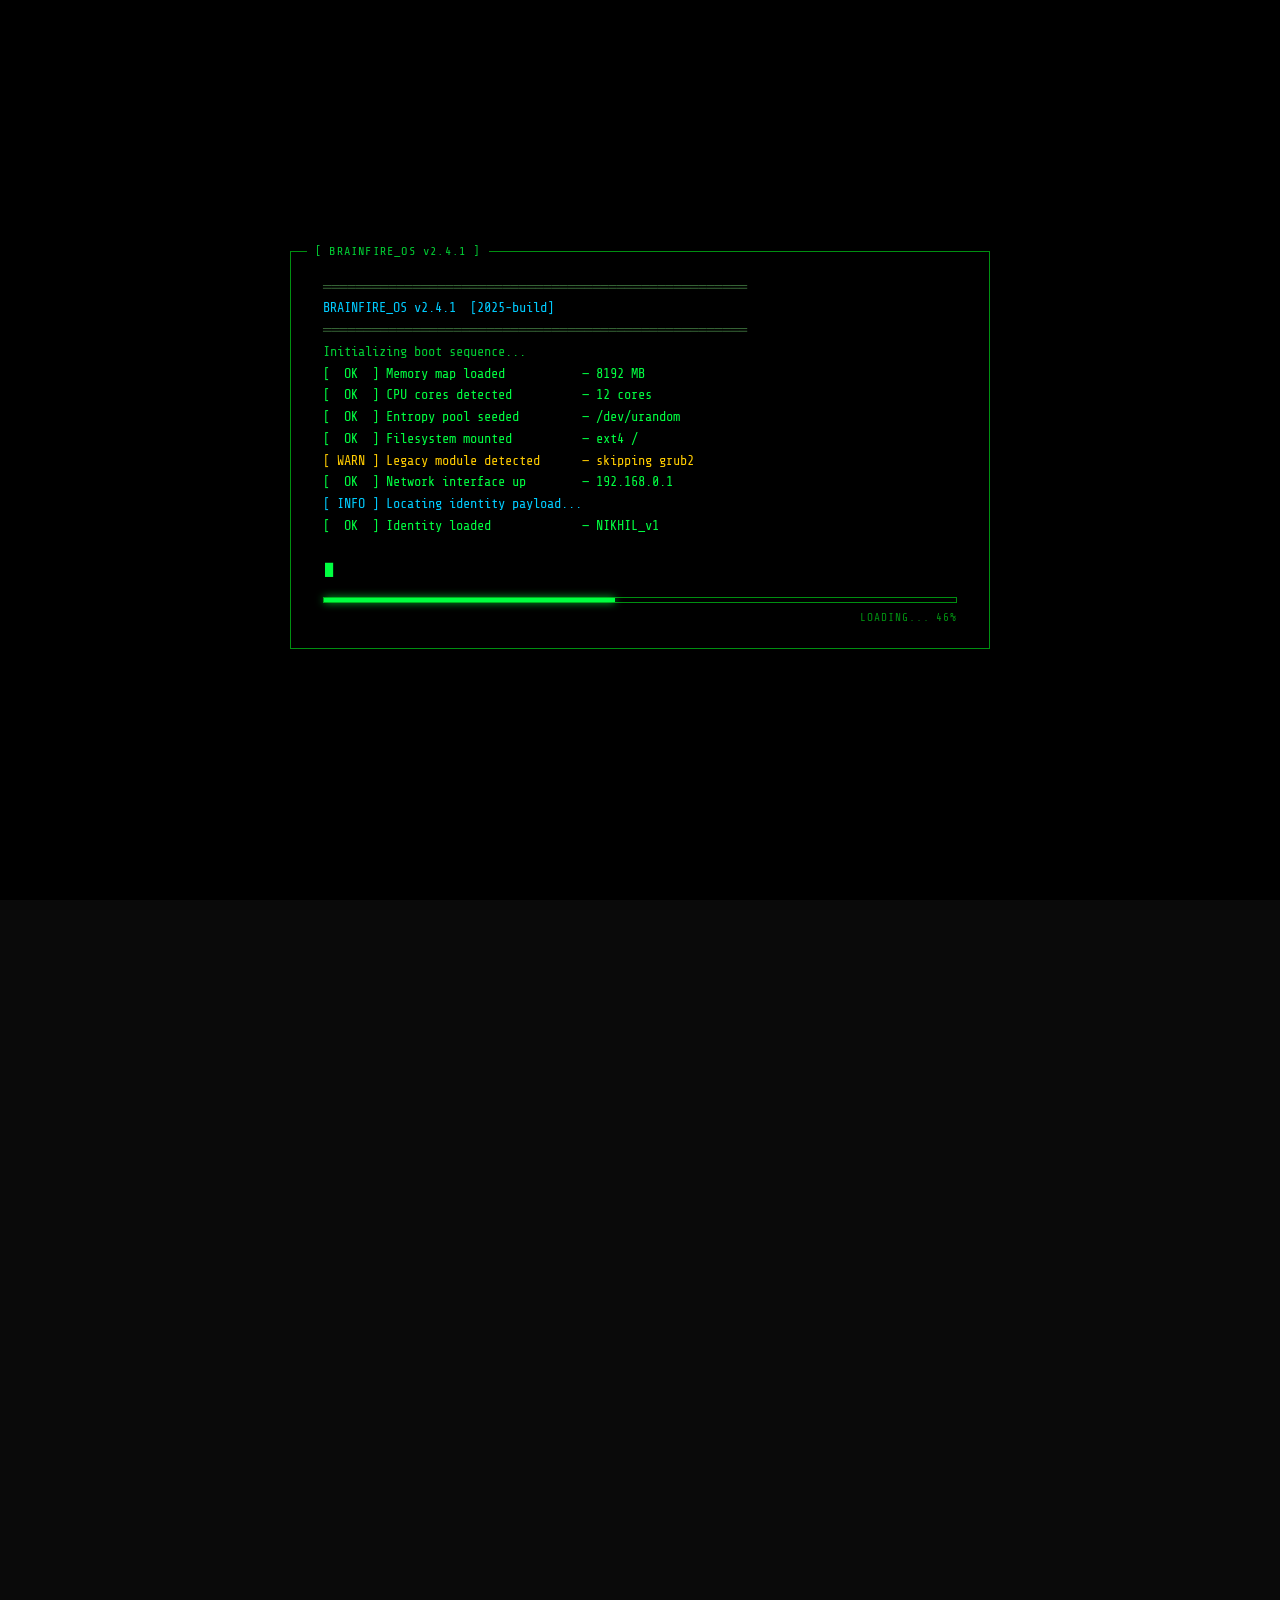
<file: .old/index.html>
<!DOCTYPE html>
<html lang="en">
<head>
  <meta charset="UTF-8">
  <meta name="viewport" content="width=device-width, initial-scale=1.0">
  <title>Nikhil // Captain Brainfire HQ</title>
  <link rel="icon" href="favicon.ico">
  <style>
    @import url('https://fonts.googleapis.com/css2?family=Share+Tech+Mono&family=VT323&display=swap');

    :root {
      --g: #00ff41;
      --g2: #00cc33;
      --g3: #008f11;
      --g4: #003b00;
      --bg: #0a0a0a;
      --panel: #0d1a0d;
      --dim: #1a2e1a;
    }

    * { margin: 0; padding: 0; box-sizing: border-box; }

    body {
      background: var(--bg);
      color: var(--g);
      font-family: 'Share Tech Mono', 'Courier New', monospace;
      overflow-x: hidden;
    }

    /* ─── BOOT SCREEN ─── */
    #boot {
      position: fixed;
      inset: 0;
      background: #000;
      z-index: 9999;
      display: flex;
      flex-direction: column;
      justify-content: center;
      align-items: center;
      padding: 2rem;
    }

    #boot-box {
      width: min(700px, 100%);
      border: 1px solid var(--g3);
      background: #000;
      padding: 1.5rem 2rem;
      position: relative;
    }

    #boot-box::before {
      content: '[ BRAINFIRE_OS v2.4.1 ]';
      position: absolute;
      top: -0.65em;
      left: 1rem;
      background: #000;
      padding: 0 0.5rem;
      color: var(--g2);
      font-size: 0.75rem;
      letter-spacing: 0.1em;
    }

    #boot-log {
      font-size: clamp(0.7rem, 1.5vw, 0.85rem);
      line-height: 1.6;
      min-height: 280px;
      color: var(--g2);
    }

    #boot-log .line {
      display: block;
      opacity: 0;
      animation: fadeline 0.05s forwards;
      white-space: pre;
    }

    @keyframes fadeline { to { opacity: 1; } }

    .ok    { color: #00ff41; }
    .warn  { color: #ffcc00; }
    .info  { color: #00ccff; }
    .err   { color: #ff4444; }
    .dim   { color: #3a6b3a; }

    #cursor-line {
      display: inline-flex;
      align-items: center;
      margin-top: 0.4rem;
      font-size: clamp(0.7rem, 1.5vw, 0.85rem);
      color: var(--g2);
    }

    #cursor-line::after {
      content: '█';
      animation: blink 0.7s step-start infinite;
      color: var(--g);
      margin-left: 2px;
    }

    @keyframes blink { 50% { opacity: 0; } }

    #boot-bar-wrap {
      margin-top: 1.2rem;
      border: 1px solid var(--g3);
      height: 6px;
      width: 100%;
      background: #000;
    }

    #boot-bar {
      height: 100%;
      background: var(--g);
      width: 0%;
      transition: width 0.15s linear;
      box-shadow: 0 0 8px var(--g);
    }

    #boot-status {
      margin-top: 0.5rem;
      font-size: 0.7rem;
      color: var(--g3);
      text-align: right;
      letter-spacing: 0.08em;
    }

    /* morph overlay */
    #morph {
      position: fixed;
      inset: 0;
      background: #000;
      z-index: 9998;
      opacity: 0;
      pointer-events: none;
    }

    /* ─── MAIN SITE ─── */
    #site {
      opacity: 0;
      transition: opacity 0.8s ease;
    }

    #site.visible { opacity: 1; }

    /* scanline effect */
    #site::before {
      content: '';
      position: fixed;
      inset: 0;
      background: repeating-linear-gradient(
        to bottom,
        transparent 0px,
        transparent 2px,
        rgba(0,0,0,0.15) 2px,
        rgba(0,0,0,0.15) 4px
      );
      pointer-events: none;
      z-index: 1000;
    }

    /* ─── HEADER / NAV ─── */
    header {
      position: sticky;
      top: 0;
      z-index: 500;
      background: rgba(0,0,0,0.92);
      border-bottom: 1px solid var(--g4);
      padding: 0 2rem;
      display: flex;
      align-items: center;
      justify-content: space-between;
      height: 50px;
      backdrop-filter: blur(4px);
    }

    .logo {
      font-family: 'VT323', monospace;
      font-size: 1.4rem;
      color: var(--g);
      letter-spacing: 0.05em;
    }

    .logo span { color: var(--g3); }

    nav {
      display: flex;
      gap: 1.5rem;
      align-items: center;
    }

    nav a {
      color: var(--g3);
      text-decoration: none;
      font-size: 0.75rem;
      letter-spacing: 0.12em;
      transition: color 0.2s;
    }

    nav a:hover { color: var(--g); }

    #visitor-count {
      font-size: 0.7rem;
      color: var(--g3);
      border: 1px solid var(--g4);
      padding: 0.15rem 0.6rem;
      letter-spacing: 0.1em;
    }

    /* secret flag - top right - subtle */
    #flag {
      position: fixed;
      top: 0;
      right: 0;
      width: 0;
      height: 0;
      border-style: solid;
      border-width: 0 28px 28px 0;
      border-color: transparent var(--g4) transparent transparent;
      z-index: 999;
      cursor: default;
      opacity: 0.5;
      transition: opacity 0.3s;
    }

    #flag:hover { opacity: 1; }
    #flag::after {
      content: '';
      position: absolute;
      top: 2px;
      right: -22px;
      width: 8px;
      height: 8px;
      background: var(--g);
      border-radius: 50%;
    }

    /* ─── HERO ─── */
    #hero {
      min-height: calc(100vh - 50px);
      display: flex;
      align-items: center;
      padding: 4rem 2rem;
      position: relative;
      overflow: hidden;
    }

    #hero::after {
      content: '';
      position: absolute;
      inset: 0;
      background:
        radial-gradient(ellipse 60% 50% at 70% 50%, rgba(0,255,65,0.04) 0%, transparent 70%);
      pointer-events: none;
    }

    .hero-inner {
      max-width: 900px;
      margin: 0 auto;
      width: 100%;
    }

    .hero-eyebrow {
      font-size: 0.7rem;
      color: var(--g3);
      letter-spacing: 0.2em;
      margin-bottom: 1rem;
    }

    .hero-name {
      font-family: 'VT323', monospace;
      font-size: clamp(3.5rem, 10vw, 7rem);
      color: var(--g);
      line-height: 0.9;
      margin-bottom: 1rem;
      text-shadow: 0 0 20px rgba(0,255,65,0.3);
    }

    .hero-name .dim-text { color: var(--g3); }

    .hero-tagline {
      font-size: clamp(0.85rem, 2vw, 1rem);
      color: var(--g2);
      max-width: 480px;
      line-height: 1.7;
      margin-bottom: 2rem;
    }

    .typing-line {
      display: inline;
      border-right: 2px solid var(--g);
      animation: blink 0.7s step-start infinite;
      padding-right: 2px;
    }

    .btn-group { display: flex; gap: 1rem; flex-wrap: wrap; }

    .btn {
      font-family: inherit;
      font-size: 0.75rem;
      letter-spacing: 0.15em;
      padding: 0.6rem 1.4rem;
      background: transparent;
      border: 1px solid var(--g);
      color: var(--g);
      cursor: pointer;
      text-decoration: none;
      transition: background 0.2s, color 0.2s, box-shadow 0.2s;
    }

    .btn:hover {
      background: var(--g);
      color: #000;
      box-shadow: 0 0 16px rgba(0,255,65,0.4);
    }

    .btn.secondary {
      border-color: var(--g3);
      color: var(--g3);
    }

    .btn.secondary:hover {
      background: var(--g3);
      color: #000;
    }

    /* matrix rain canvas */
    #matrix-canvas {
      position: absolute;
      top: 0; right: 0;
      width: 45%;
      height: 100%;
      opacity: 0.07;
      pointer-events: none;
    }

    /* ─── SECTION SHARED ─── */
    section {
      padding: 5rem 2rem;
      max-width: 1000px;
      margin: 0 auto;
    }

    .section-label {
      font-size: 0.65rem;
      color: var(--g3);
      letter-spacing: 0.25em;
      margin-bottom: 0.5rem;
    }

    .section-title {
      font-family: 'VT323', monospace;
      font-size: clamp(1.8rem, 4vw, 2.8rem);
      color: var(--g);
      margin-bottom: 2.5rem;
    }

    hr.gline {
      border: none;
      border-top: 1px solid var(--g4);
      margin: 0 2rem;
    }

    /* ─── ABOUT ─── */
    .about-grid {
      display: grid;
      grid-template-columns: 1fr 1fr;
      gap: 2rem;
    }

    @media (max-width: 640px) { .about-grid { grid-template-columns: 1fr; } }

    .about-text {
      color: var(--g2);
      font-size: 0.85rem;
      line-height: 1.9;
    }

    .about-text p { margin-bottom: 1rem; }

    .stat-box {
      border: 1px solid var(--g4);
      background: var(--panel);
      padding: 1.2rem;
      margin-bottom: 1rem;
    }

    .stat-box .stat-val {
      font-family: 'VT323', monospace;
      font-size: 2rem;
      color: var(--g);
      display: block;
    }

    .stat-box .stat-label {
      font-size: 0.65rem;
      color: var(--g3);
      letter-spacing: 0.12em;
    }

    /* ─── PROJECTS ─── */
    .projects-grid {
      display: grid;
      grid-template-columns: repeat(auto-fill, minmax(280px, 1fr));
      gap: 1.2rem;
    }

    .project-card {
      border: 1px solid var(--g4);
      background: var(--panel);
      padding: 1.5rem;
      position: relative;
      transition: border-color 0.2s, background 0.2s;
      cursor: pointer;
    }

    .project-card:hover {
      border-color: var(--g3);
      background: var(--dim);
    }

    .project-card::before {
      content: attr(data-id);
      position: absolute;
      top: 0.8rem;
      right: 1rem;
      font-size: 0.65rem;
      color: var(--g4);
      letter-spacing: 0.1em;
    }

    .project-tag {
      display: inline-block;
      font-size: 0.6rem;
      letter-spacing: 0.12em;
      color: var(--g3);
      border: 1px solid var(--g4);
      padding: 0.1rem 0.4rem;
      margin: 0 0.3rem 0.5rem 0;
    }

    .project-name {
      font-family: 'VT323', monospace;
      font-size: 1.4rem;
      color: var(--g);
      margin-bottom: 0.5rem;
    }

    .project-desc {
      font-size: 0.78rem;
      color: var(--g3);
      line-height: 1.6;
    }

    /* ─── SKILLS ─── */
    .skills-grid {
      display: grid;
      grid-template-columns: repeat(auto-fill, minmax(200px, 1fr));
      gap: 1rem;
    }

    .skill-group {
      border: 1px solid var(--g4);
      background: var(--panel);
      padding: 1.2rem;
    }

    .skill-group-title {
      font-size: 0.65rem;
      letter-spacing: 0.15em;
      color: var(--g3);
      margin-bottom: 0.8rem;
      border-bottom: 1px solid var(--g4);
      padding-bottom: 0.4rem;
    }

    .skill-item {
      font-size: 0.78rem;
      color: var(--g2);
      padding: 0.25rem 0;
      display: flex;
      align-items: center;
      gap: 0.5rem;
    }

    .skill-item::before { content: '>'; color: var(--g3); }

    /* ─── CONTACT ─── */
    .contact-links {
      display: flex;
      flex-direction: column;
      gap: 0.8rem;
      max-width: 400px;
    }

    .contact-link {
      display: flex;
      align-items: center;
      gap: 1rem;
      border: 1px solid var(--g4);
      padding: 0.9rem 1.2rem;
      color: var(--g3);
      text-decoration: none;
      font-size: 0.8rem;
      letter-spacing: 0.1em;
      transition: border-color 0.2s, color 0.2s, background 0.2s;
      background: var(--panel);
    }

    .contact-link:hover {
      border-color: var(--g);
      color: var(--g);
      background: var(--dim);
    }

    .contact-link .cl-icon {
      font-size: 1.1rem;
      width: 20px;
      text-align: center;
    }

    /* ─── FOOTER ─── */
    footer {
      border-top: 1px solid var(--g4);
      padding: 1.5rem 2rem;
      display: flex;
      justify-content: space-between;
      align-items: center;
      font-size: 0.65rem;
      color: var(--g4);
      letter-spacing: 0.1em;
    }

    footer a { color: var(--g3); text-decoration: none; }
    footer a:hover { color: var(--g); }

    /* ─── ESCAPE VELOCITY EASTER EGG ─── */
    #Escape-Velocity {
      display: none;
    }

    /* glitch utility */
    @keyframes glitch {
      0%   { clip-path: inset(10% 0 85% 0); transform: translate(-3px,0); }
      20%  { clip-path: inset(60% 0 1% 0);  transform: translate(3px,0); }
      40%  { clip-path: inset(40% 0 43% 0); transform: translate(-3px,0); }
      60%  { clip-path: inset(80% 0 5% 0);  transform: translate(3px,0); }
      80%  { clip-path: inset(20% 0 70% 0); transform: translate(0,0); }
      100% { clip-path: inset(10% 0 85% 0); transform: translate(-3px,0); }
    }
  </style>
</head>

<body>

<!-- boot screen -->
<div id="boot">
  <div id="boot-box">
    <div id="boot-log"></div>
    <div id="cursor-line" id="cursor"></div>
    <div id="boot-bar-wrap"><div id="boot-bar"></div></div>
    <div id="boot-status">INITIALIZING...</div>
  </div>
</div>

<div id="morph"></div>

<!-- main site -->
<div id="site">
  <div id="flag" title="v0.1"></div>

  <header>
    <div class="logo">CAPT.<span>BRAINFIRE</span>_HQ</div>
    <nav>
      <a href="#about">./about</a>
      <a href="#projects">./projects</a>
      <a href="#skills">./skills</a>
      <a href="#contact">./contact</a>
      <div id="visitor-count">VISITOR: <span id="vcount">—</span></div>
    </nav>
  </header>

  <div id="hero">
    <canvas id="matrix-canvas"></canvas>
    <div class="hero-inner">
      <div class="hero-eyebrow">// SYSTEM ONLINE — IDENTITY LOADED</div>
      <div class="hero-name">NIKHIL<br><span class="dim-text">DEV_</span></div>
      <p class="hero-tagline">
        Building systems that think, interfaces that feel alive,
        and code that ships. <span class="typing-line" id="typed-role"></span>
      </p>
      <div class="btn-group">
        <a href="#projects" class="btn">VIEW PROJECTS</a>
        <a href="#contact" class="btn secondary">GET IN TOUCH</a>
      </div>
    </div>
  </div>

  <hr class="gline">

  <!-- ABOUT -->
  <section id="about">
    <div class="section-label">// 01 — ABOUT</div>
    <div class="section-title">WHO_AM_I.exe</div>
    <div class="about-grid">
      <div class="about-text">
        <p>I'm Nikhil — a developer who thinks in systems and builds in layers. Currently obsessed with making software that doesn't just work, but actually feels good to use.</p>
        <p>I like the intersection of clean engineering and sharp design — the kind of work where the code is elegant and the interface makes people go "oh, nice."</p>
        <p>Open to interesting problems. Allergic to boring ones.</p>
      </div>
      <div>
        <div class="stat-box">
          <span class="stat-val" id="stat-v">—</span>
          <span class="stat-label">VISITORS THIS MONTH</span>
        </div>
        <div class="stat-box">
          <span class="stat-val">∞</span>
          <span class="stat-label">TABS OPEN RIGHT NOW</span>
        </div>
        <div class="stat-box">
          <span class="stat-val">v0.1</span>
          <span class="stat-label">PORTFOLIO BUILD</span>
        </div>
      </div>
    </div>
  </section>

  <hr class="gline">

  <!-- PROJECTS -->
  <section id="projects">
    <div class="section-label">// 02 — PROJECTS</div>
    <div class="section-title">RECENT_WORK/</div>
    <div class="projects-grid">
      <div class="project-card" data-id="PRJ_001">
        <div><span class="project-tag">WEB</span><span class="project-tag">REACT</span></div>
        <div class="project-name">Project Alpha</div>
        <p class="project-desc">Description coming soon. Replace this with your actual project — what it does, the problem it solves, the tech behind it.</p>
      </div>
      <div class="project-card" data-id="PRJ_002">
        <div><span class="project-tag">API</span><span class="project-tag">NODE</span></div>
        <div class="project-name">Project Beta</div>
        <p class="project-desc">Another placeholder. Add your real project name, stack, and a one-liner that makes a recruiter lean forward.</p>
      </div>
      <div class="project-card" data-id="PRJ_003">
        <div><span class="project-tag">ML</span><span class="project-tag">PYTHON</span></div>
        <div class="project-name">Project Gamma</div>
        <p class="project-desc">Third project slot. You know the drill. Ship something, then describe it here. The aesthetic is ready.</p>
      </div>
    </div>
  </section>

  <hr class="gline">

  <!-- SKILLS -->
  <section id="skills">
    <div class="section-label">// 03 — SKILLS</div>
    <div class="section-title">STACK_MANIFEST</div>
    <div class="skills-grid">
      <div class="skill-group">
        <div class="skill-group-title">LANGUAGES</div>
        <div class="skill-item">JavaScript</div>
        <div class="skill-item">Python</div>
        <div class="skill-item">TypeScript</div>
        <div class="skill-item">C++</div>
      </div>
      <div class="skill-group">
        <div class="skill-group-title">FRONTEND</div>
        <div class="skill-item">React</div>
        <div class="skill-item">HTML / CSS</div>
        <div class="skill-item">Tailwind</div>
        <div class="skill-item">Figma</div>
      </div>
      <div class="skill-group">
        <div class="skill-group-title">BACKEND</div>
        <div class="skill-item">Node.js</div>
        <div class="skill-item">Express</div>
        <div class="skill-item">PostgreSQL</div>
        <div class="skill-item">REST APIs</div>
      </div>
      <div class="skill-group">
        <div class="skill-group-title">TOOLS</div>
        <div class="skill-item">Git / GitHub</div>
        <div class="skill-item">Docker</div>
        <div class="skill-item">Linux</div>
        <div class="skill-item">VS Code</div>
      </div>
    </div>
  </section>

  <hr class="gline">

  <!-- CONTACT -->
  <section id="contact">
    <div class="section-label">// 04 — CONTACT</div>
    <div class="section-title">OPEN_CHANNEL</div>
    <div class="contact-links">
      <a href="mailto:your@email.com" class="contact-link">
        <span class="cl-icon">✉</span> your@email.com
      </a>
      <a href="https://linkedin.com/in/yourhandle" target="_blank" class="contact-link">
        <span class="cl-icon">in</span> linkedin.com/in/yourhandle
      </a>
      <a href="https://github.com/yourhandle" target="_blank" class="contact-link">
        <span class="cl-icon">⌥</span> github.com/yourhandle
      </a>
    </div>
  </section>

  <footer>
    <span>© 2025 NIKHIL // CAPTAIN BRAINFIRE HQ</span>
    <span>v0.1 — <a href="#">RESUME</a></span>
  </footer>
</div>

<script>
// ─── BOOT SEQUENCE ───────────────────────────────────────────
const log = document.getElementById('boot-log');
const bar = document.getElementById('boot-bar');
const status = document.getElementById('boot-status');

const lines = [
  { t: 0,    cls: 'dim',  txt: '════════════════════════════════════════════════════' },
  { t: 100,  cls: 'info', txt: 'BRAINFIRE_OS v2.4.1  [2025-build]' },
  { t: 200,  cls: 'dim',  txt: '════════════════════════════════════════════════════' },
  { t: 350,  cls: '',     txt: 'Initializing boot sequence...' },
  { t: 500,  cls: 'ok',   txt: '[  OK  ] Memory map loaded           — 8192 MB' },
  { t: 650,  cls: 'ok',   txt: '[  OK  ] CPU cores detected          — 12 cores' },
  { t: 750,  cls: 'ok',   txt: '[  OK  ] Entropy pool seeded         — /dev/urandom' },
  { t: 900,  cls: 'ok',   txt: '[  OK  ] Filesystem mounted          — ext4 /' },
  { t: 1050, cls: 'warn', txt: '[ WARN ] Legacy module detected      — skipping grub2' },
  { t: 1200, cls: 'ok',   txt: '[  OK  ] Network interface up        — 192.168.0.1' },
  { t: 1350, cls: 'info', txt: '[ INFO ] Locating identity payload...' },
  { t: 1550, cls: 'ok',   txt: '[  OK  ] Identity loaded             — NIKHIL_v1' },
  { t: 1700, cls: 'info', txt: '[ INFO ] Mounting portfolio module...' },
  { t: 1900, cls: 'ok',   txt: '[  OK  ] Projects indexed            — 3 found' },
  { t: 2050, cls: 'ok',   txt: '[  OK  ] Skills manifest parsed      — 16 entries' },
  { t: 2200, cls: 'ok',   txt: '[  OK  ] Contact channels open       — 3 active' },
  { t: 2400, cls: 'dim',  txt: '------------------------------------------------' },
  { t: 2550, cls: 'ok',   txt: '[  OK  ] Visitor counter synced' },
  { t: 2700, cls: 'ok',   txt: '[  OK  ] Matrix rain initialized' },
  { t: 2900, cls: 'ok',   txt: '[  OK  ] Scanlines enabled' },
  { t: 3100, cls: 'dim',  txt: '------------------------------------------------' },
  { t: 3300, cls: 'info', txt: '[ BOOT ] All systems nominal. Launching GUI...' },
];

let totalDone = 0;

lines.forEach(({ t, cls, txt }) => {
  setTimeout(() => {
    const span = document.createElement('span');
    span.className = 'line' + (cls ? ' ' + cls : '');
    span.textContent = txt;
    log.appendChild(span);
    log.scrollTop = log.scrollHeight;

    totalDone++;
    const pct = Math.round((totalDone / lines.length) * 85);
    bar.style.width = pct + '%';
    status.textContent = 'LOADING... ' + pct + '%';
  }, t);
});

setTimeout(() => {
  bar.style.width = '100%';
  status.textContent = 'READY';
}, 3600);

setTimeout(() => {
  // morph transition
  const morph = document.getElementById('morph');
  morph.style.transition = 'opacity 0.4s';
  morph.style.opacity = '1';
  morph.style.pointerEvents = 'all';

  setTimeout(() => {
    document.getElementById('boot').style.display = 'none';
    const site = document.getElementById('site');
    site.style.display = 'block';

    morph.style.transition = 'opacity 0.9s';
    morph.style.opacity = '0';
    setTimeout(() => { morph.style.display = 'none'; }, 950);

    setTimeout(() => { site.classList.add('visible'); }, 100);

    startMatrix();
    startTyping();
    updateVisitorCount();
  }, 450);
}, 3900);

// ─── MATRIX RAIN ─────────────────────────────────────────────
function startMatrix() {
  const canvas = document.getElementById('matrix-canvas');
  const ctx = canvas.getContext('2d');

  function resize() {
    canvas.width = canvas.offsetWidth;
    canvas.height = canvas.offsetHeight;
  }
  resize();
  window.addEventListener('resize', resize);

  const chars = 'アカサタナハマヤラワABCDEFGHIJKLMNOPQRSTUVWXYZ0123456789{}[]()<>/\\;:=+-*#@$%^&';
  const fontSize = 13;
  let cols = Math.floor(canvas.width / fontSize);
  let drops = Array(cols).fill(1);

  function draw() {
    ctx.fillStyle = 'rgba(0,0,0,0.05)';
    ctx.fillRect(0, 0, canvas.width, canvas.height);
    ctx.fillStyle = '#00ff41';
    ctx.font = fontSize + 'px monospace';

    for (let i = 0; i < drops.length; i++) {
      const c = chars[Math.floor(Math.random() * chars.length)];
      ctx.fillText(c, i * fontSize, drops[i] * fontSize);
      if (drops[i] * fontSize > canvas.height && Math.random() > 0.975) drops[i] = 0;
      drops[i]++;
    }
  }

  setInterval(draw, 45);
}

// ─── TYPING EFFECT ────────────────────────────────────────────
function startTyping() {
  const roles = [
    'Full Stack Developer',
    'Systems Thinker',
    'UI/UX Enthusiast',
    'Open Source Fan',
    'Problem Solver',
  ];
  const el = document.getElementById('typed-role');
  let ri = 0, ci = 0, deleting = false;

  function tick() {
    const word = roles[ri];
    if (!deleting) {
      el.textContent = word.slice(0, ++ci);
      if (ci === word.length) { deleting = true; setTimeout(tick, 1800); return; }
    } else {
      el.textContent = word.slice(0, --ci);
      if (ci === 0) { deleting = false; ri = (ri + 1) % roles.length; }
    }
    setTimeout(tick, deleting ? 55 : 90);
  }
  tick();
}

// ─── VISITOR COUNTER (localStorage simulation) ─────────────────
// In production: replace this with a real backend call to a .txt or DB
function updateVisitorCount() {
  let count = parseInt(localStorage.getItem('bf_visits') || '0', 10) + 1;
  localStorage.setItem('bf_visits', count);

  // Simulate a "real" count offset — replace 1000 with your actual base
  const display = count + 1000;

  document.getElementById('vcount').textContent = display.toLocaleString();
  document.getElementById('stat-v').textContent = display.toLocaleString();

  // animate header counter
  const el = document.getElementById('vcount');
  el.style.color = '#00ff41';
  setTimeout(() => { el.style.color = ''; }, 600);
}
</script>

</body>
</html>
</file>
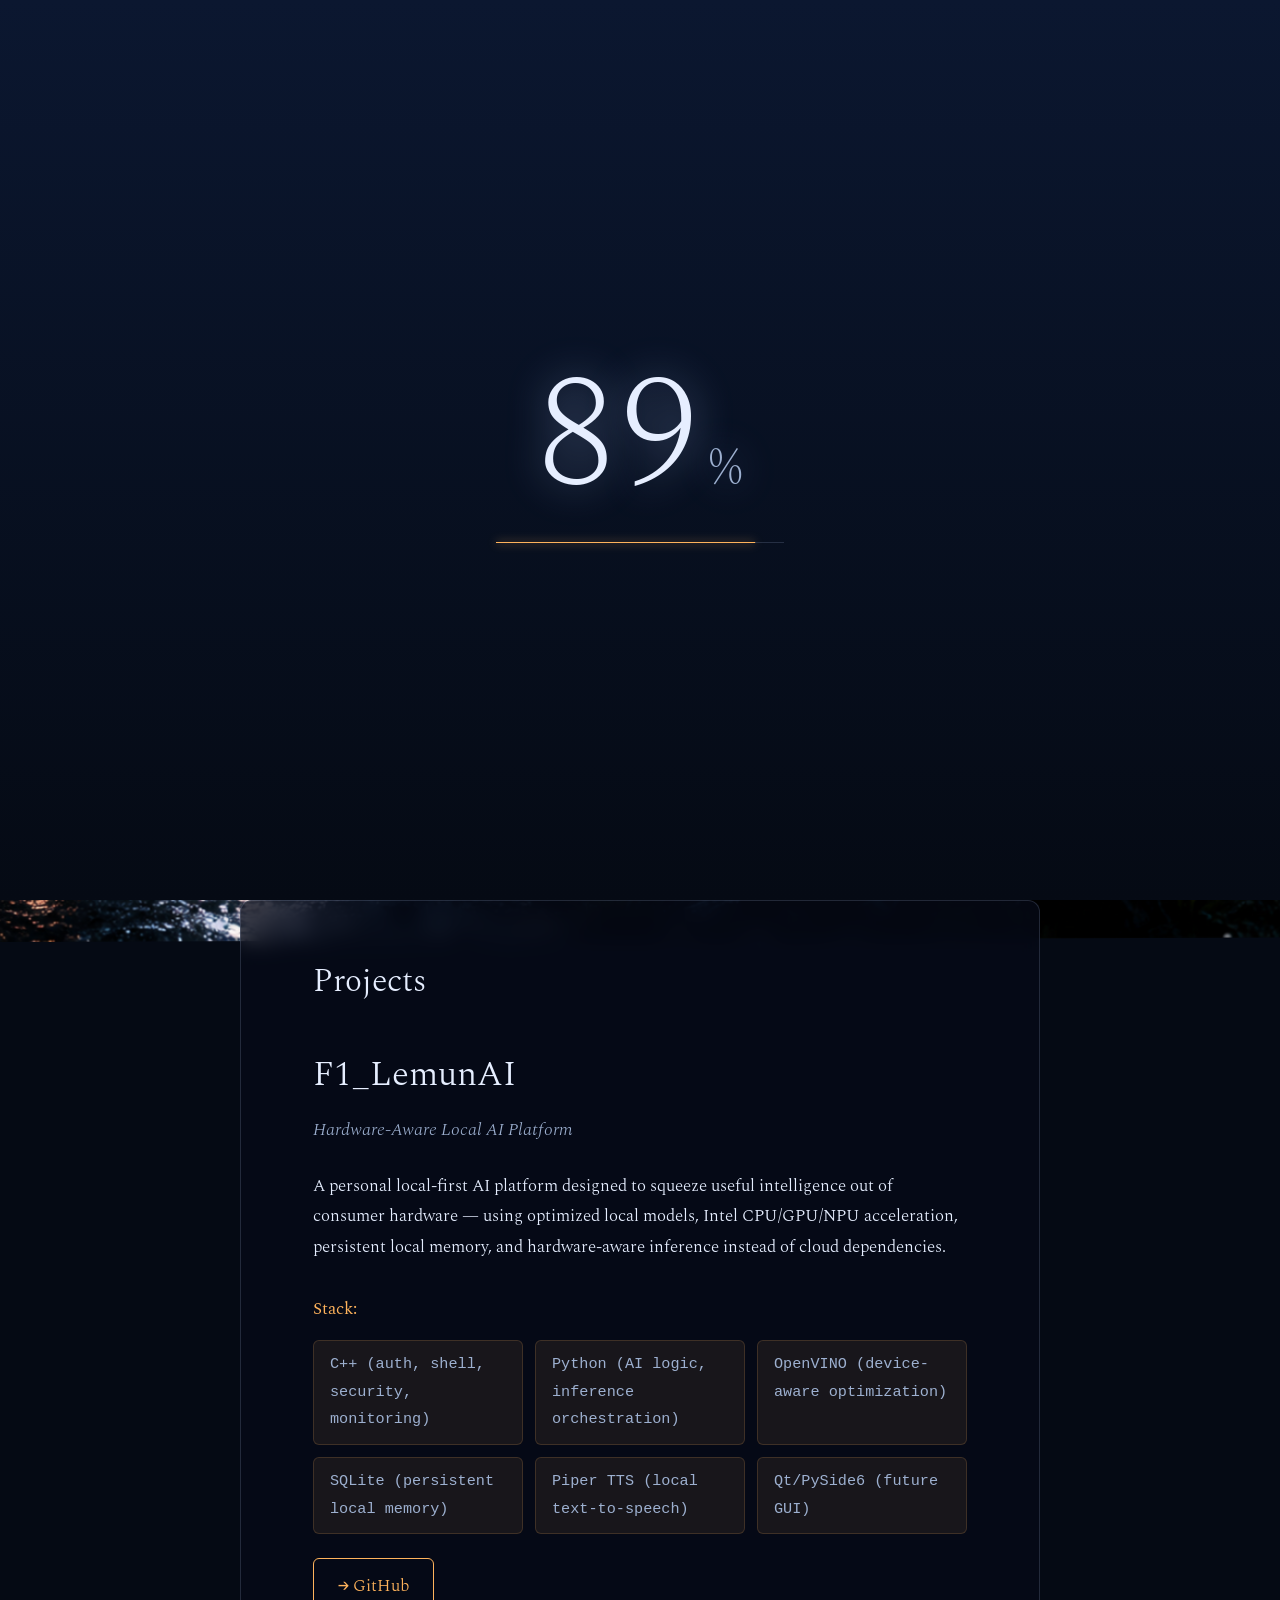
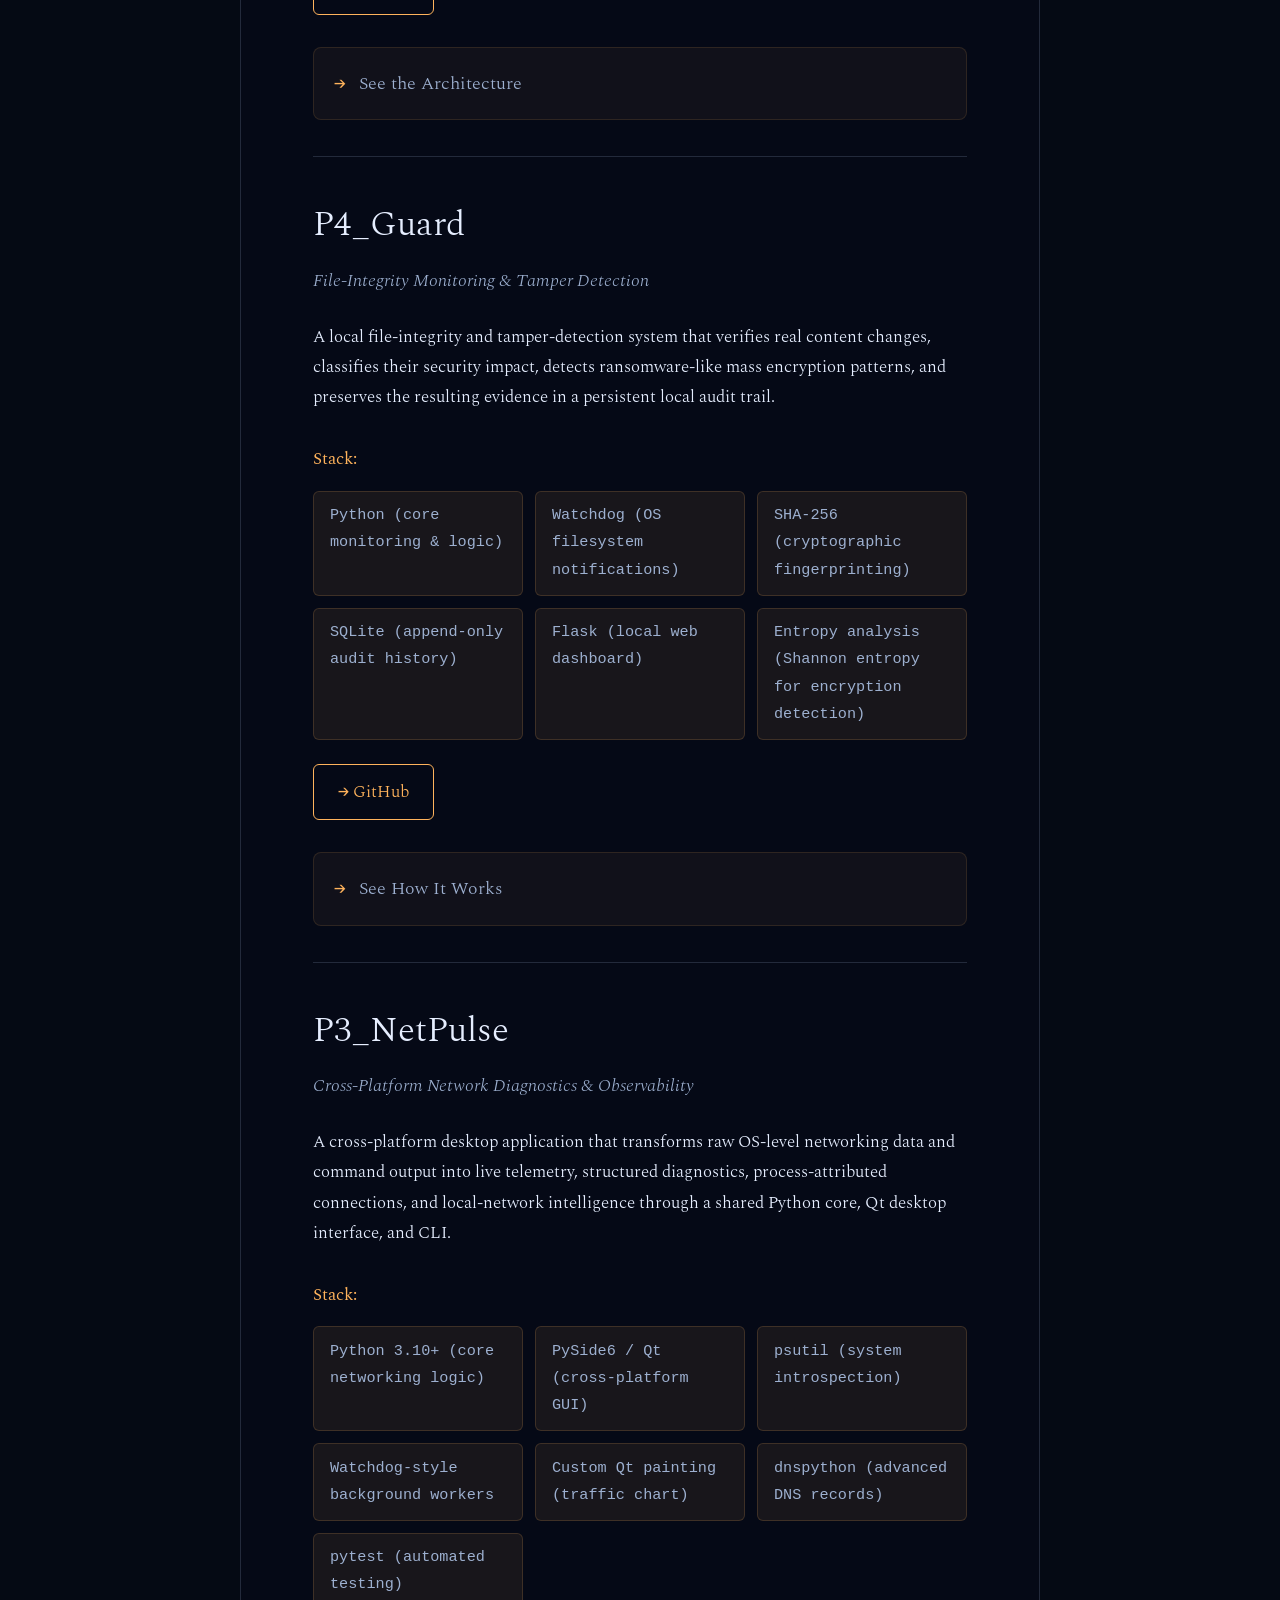
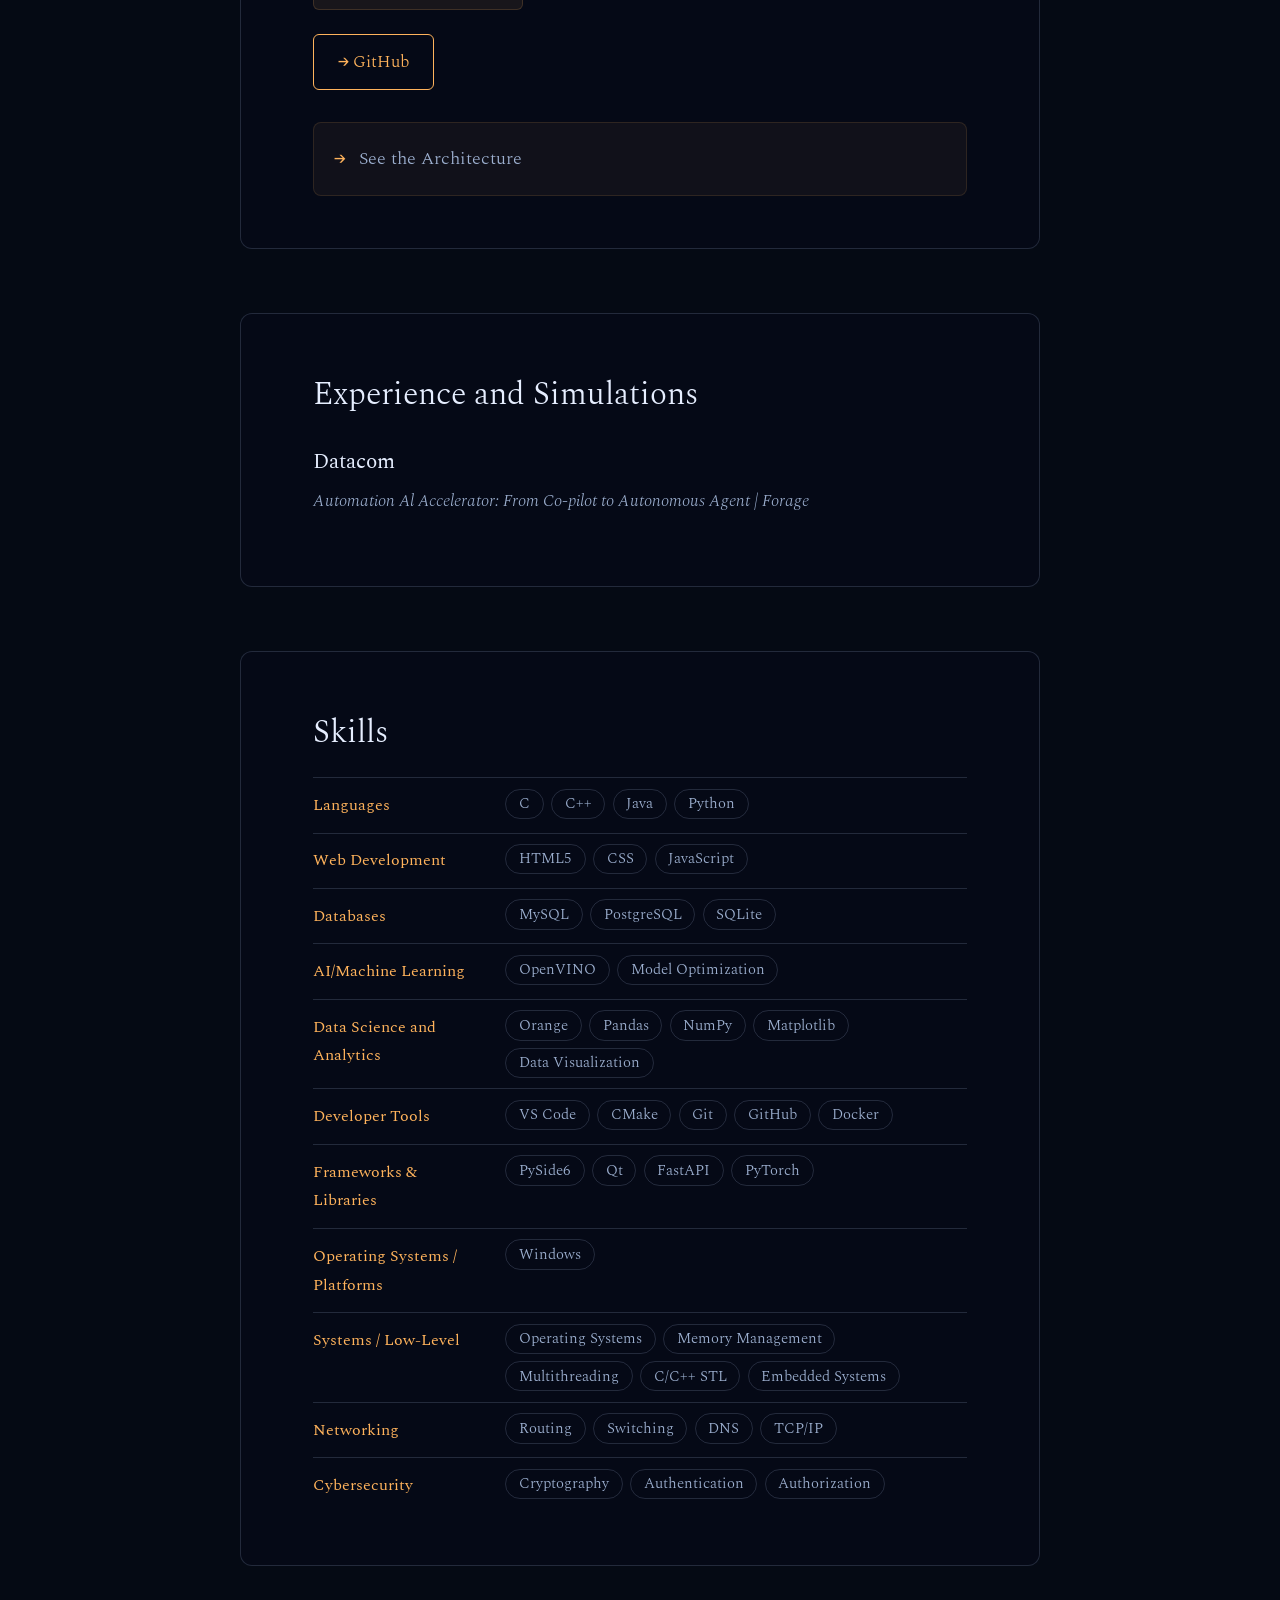
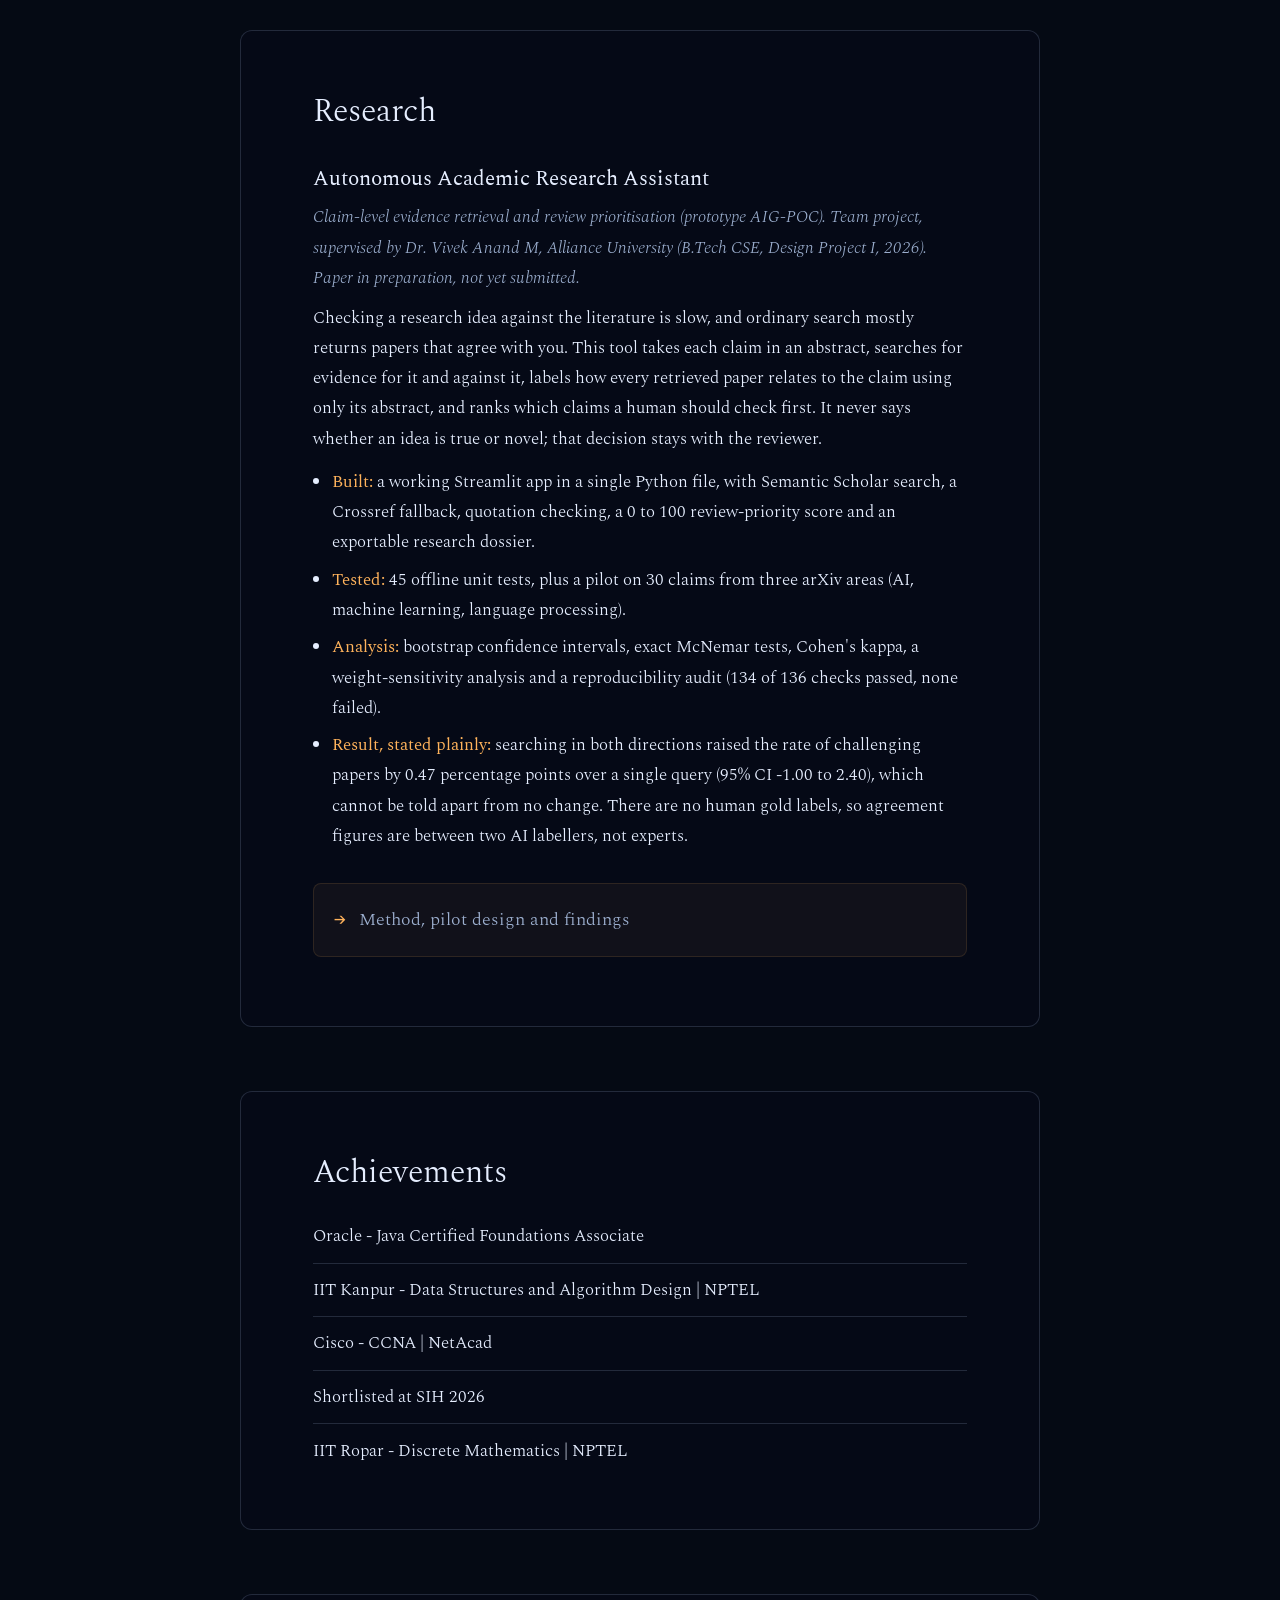
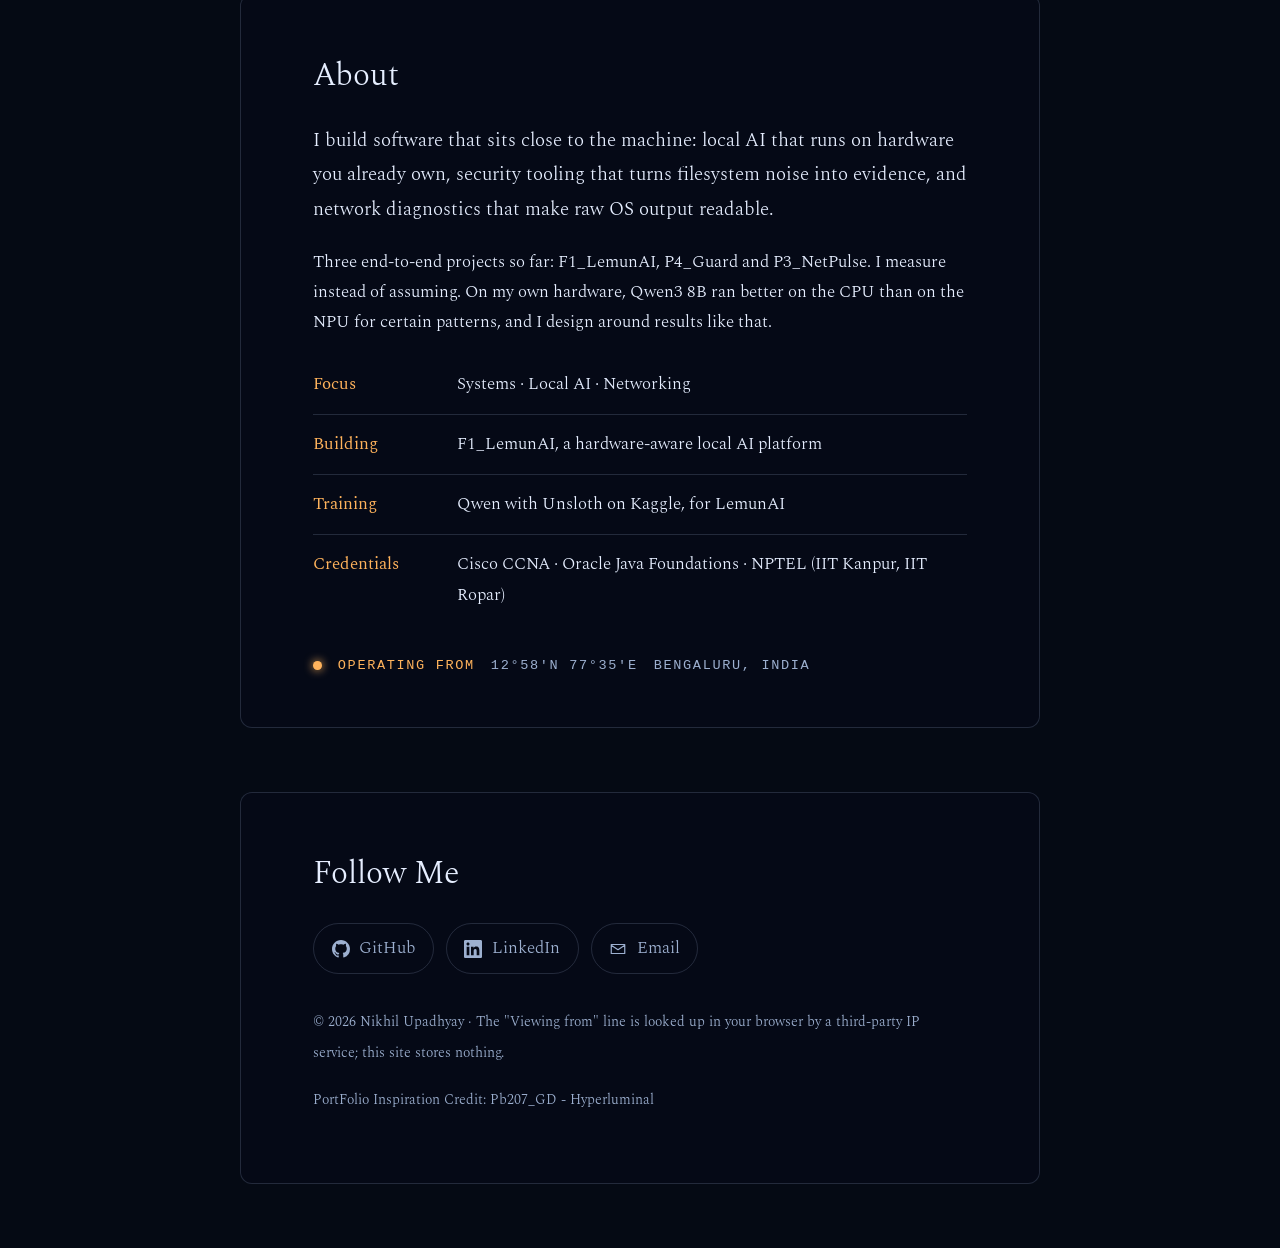
<file: Local/index.html>
<!DOCTYPE html>
<!-- <html lang="en"> -->
<html lang="en" class="is-loading">

<head>
    <meta charset="UTF-8">
    <meta name="viewport" content="width=device-width, initial-scale=1.0">
    <meta name="description" content="Portfolio of Nikhil Upadhyay | Local">
    <meta name="theme-color" content="#050a14">
    <title>Nikhil Upadhyay | Portfolio Local</title>
    <link rel="preconnect" href="https://fonts.googleapis.com">
    <link rel="preconnect" href="https://fonts.gstatic.com" crossorigin>
    <link href="https://fonts.googleapis.com/css2?family=Spectral:ital,wght@0,200;0,300;0,400;1,300&display=swap"
        rel="stylesheet">
    <link rel="stylesheet" href="index.css">
    <script src="index.js" defer></script>
</head>

<body>
    <!-- LOADING SCREEN -->
    <div id="loader" role="status" aria-label="Loading">
        <div id="loader-count" aria-hidden="true">
            <span id="loader-num">0</span><small>%</small>
        </div>
        <div id="loader-track">
            <span id="loader-line"></span>
        </div>
    </div>
    <!-- LOADING SCREEN ENDS -->
    <!-- Live wallpaper: #wall paints the animated scene itself, #fx layers rain + fireworks on top -->
    <div class="scene" aria-hidden="true">
        <canvas id="wall"></canvas>
        <canvas id="fx"></canvas>
    </div>

    <header>
        <nav aria-label="Main">
            <a href="#home">Home</a>
            <a href="#projects">Projects</a>
            <a href="#experience">Experience</a>
            <a href="#skills">Skills</a>
            <a href="#research">Research</a>
            <a href="#achievements">Achievements</a>
            <a href="#about">About</a>
            <a href="#contact">Contact</a>
        </nav>
    </header>

    <main>
        <section id="home">
            <h1>Nikhil Upadhyay</h1>
            <p>Systems × AI × Networking</p>
            <!-- <p id="tagline">one-by-one</p> -->
            <!-- <p class="hint">Move your cursor to bend the rain. Click to launch a firework.</p> -->
        </section>

        <section id="projects">
            <h2>Projects</h2>
            <!-- Note that you need to keep only the most impactful stuff - get the project content - detailed content from chatgpt - send to claude to get the most impactful content -->
            <!-- So basically get content from gpt - send to claude and ask it to make it most impactufl -->

            <article class="project-card">
                <div class="project-header">
                    <h3>F1_LemunAI</h3>
                    <p class="project-tagline">Hardware-Aware Local AI Platform</p>
                </div>

                <p class="project-summary">
                    A personal local-first AI platform designed to squeeze useful intelligence out of consumer hardware
                    — using optimized local models, Intel CPU/GPU/NPU acceleration, persistent local memory, and
                    hardware-aware inference instead of cloud dependencies.
                </p>

                <div class="project-meta">
                    <div class="tech-stack">
                        <strong>Stack:</strong>
                        <ul>
                            <li>C++ (auth, shell, security, monitoring)</li>
                            <li>Python (AI logic, inference orchestration)</li>
                            <li>OpenVINO (device-aware optimization)</li>
                            <li>SQLite (persistent local memory)</li>
                            <li>Piper TTS (local text-to-speech)</li>
                            <li>Qt/PySide6 (future GUI)</li>
                        </ul>
                    </div>

                    <!-- PASS 3 LINKS: the three project buttons point to your GitHub profile until you add each repo URL (old placeholders were github.com/yourname/lemunaiv, /p4guard, /p3netpulse) -->
                    <div class="project-links">
                        <a href="https://github.com/nikhilupadhyay-one-by-one/f1_LemunAI" class="btn-link" target="_blank">
                            → GitHub
                        </a>
                    </div>
                </div>

                <details class="project-details">
                    <summary>See the Architecture</summary>
                    <div class="details-content">
                        <h4>Design Philosophy</h4>
                        <p><strong>Core principle:</strong> "Burn hardware, not datacenters."</p>
                        <p>Instead of sending every prompt to a remote server, LemunAI explores what modern consumer
                            hardware can achieve locally by intelligently orchestrating CPU, integrated GPU, and NPU
                            resources — particularly on Intel Core Ultra systems.</p>

                        <h4>What Makes It Different</h4>
                        <ul>
                            <li><strong>Hardware-first architecture:</strong> Not just "running an LLM locally," but
                                redesigning the entire AI stack around local compute constraints</li>
                            <li><strong>Heterogeneous acceleration:</strong> Intelligently selects execution paths
                                (CPU/GPU/NPU) based on model characteristics and workload patterns</li>
                            <li><strong>Model residency exploration:</strong> Investigates dynamic paging and
                                storage-backed inference to make larger models practical on constrained consumer
                                machines</li>
                            <li><strong>Privacy by design:</strong> All inference, memory, and state remain on the
                                user's machine</li>
                            <li><strong>No token billing:</strong> Consumes only the computational resources you already
                                own</li>
                        </ul>

                        <h4>Current Work</h4>
                        <ul>
                            <li>OpenVINO-based local inference optimization experiments</li>
                            <li>Intel CPU/GPU/NPU device detection and path selection</li>
                            <li>Qwen-family model evaluation across execution targets</li>
                            <li>C++ authentication and application-level safety mechanisms</li>
                            <li>SQLite-backed persistent local memory architecture</li>
                            <li>System resource monitoring for AI workload visibility</li>
                        </ul>

                        <h4>Hardware Testing</h4>
                        <p>Not theoretical — actual experiments on consumer hardware:</p>
                        <ul>
                            <li>Qwen2.5-Coder 3B (GPU): 7–10 second initialization</li>
                            <li>Qwen3 8B: CPU outperformed NPU on certain patterns (proving accelerators aren't always
                                optimal)</li>
                            <li>Identified real NPU compatibility limitations (VPUX unsupported conversions)</li>
                        </ul>

                        <h4>Long-Term Vision</h4>
                        <p>A genuinely capable personal AI platform that:</p>
                        <ul>
                            <li>Dynamically selects models for different workloads</li>
                            <li>Manages memory intelligently across RAM and SSD storage</li>
                            <li>Maintains persistent context locally across sessions</li>
                            <li>Provides voice interaction via local TTS</li>
                            <li>Executes safe local tasks with appropriate safeguards</li>
                            <li>Operates fully offline once models are installed</li>
                        </ul>
                    </div>
                </details>
            </article>


            <article class="project-card">
                <div class="project-header">
                    <h3>P4_Guard</h3>
                    <p class="project-tagline">File-Integrity Monitoring & Tamper Detection</p>
                </div>

                <p class="project-summary">
                    A local file-integrity and tamper-detection system that verifies real content changes, classifies
                    their security impact, detects ransomware-like mass encryption patterns, and preserves the resulting
                    evidence in a persistent local audit trail.
                </p>

                <div class="project-meta">
                    <div class="tech-stack">
                        <strong>Stack:</strong>
                        <ul>
                            <li>Python (core monitoring & logic)</li>
                            <li>Watchdog (OS filesystem notifications)</li>
                            <li>SHA-256 (cryptographic fingerprinting)</li>
                            <li>SQLite (append-only audit history)</li>
                            <li>Flask (local web dashboard)</li>
                            <li>Entropy analysis (Shannon entropy for encryption detection)</li>
                        </ul>
                    </div>

                    <div class="project-links">
                        <a href="https://github.com/nikhilupadhyay-one-by-one/p4_Guard" class="btn-link" target="_blank">
                            → GitHub
                        </a>
                    </div>
                </div>

                <details class="project-details">
                    <summary>See How It Works</summary>
                    <div class="details-content">
                        <h4>The Core Problem</h4>
                        <p>A filesystem generates enormous noise — a single editor save triggers multiple OS
                            notifications (write → temp file → rename → timestamp update). Simply logging every
                            "modified" event buries important security signals inside routine filesystem activity.</p>
                        <p><strong>Guard's solution:</strong> Treat OS notifications as hints, not facts. Debounce the
                            noise, verify actual changes, and only record what matters.</p>

                        <h4>The Philosophy</h4>
                        <p><strong>Event → Verification → Interpretation → Correlation → Evidence</strong></p>
                        <p>Instead of: "something happened at this path" → Guard answers: "something happened, here's
                            what actually changed, how serious it is, and whether it's part of a larger pattern."</p>

                        <h4>File Fingerprinting</h4>
                        <ul>
                            <li><strong>SHA-256 hash:</strong> Content-level identity verification</li>
                            <li><strong>Permission mode:</strong> Detects files becoming executable</li>
                            <li><strong>Size & timestamp:</strong> Quantifies magnitude of change</li>
                            <li><strong>Entropy analysis:</strong> Detects readable content becoming random (encryption
                                signature)</li>
                        </ul>
                        <p>Default hash limit: 256 MB (avoids performance overhead on large files)</p>

                        <h4>Severity Classification</h4>
                        <ul>
                            <li><strong>CRITICAL:</strong> Sensitive paths (.ssh, .env, credentials), unexpected
                                executable permissions, entropy spikes (0 → 7.2+ bits/byte)</li>
                            <li><strong>WARNING:</strong> Executable modification, file deletion, major truncation,
                                permission changes</li>
                            <li><strong>NOTICE:</strong> Config changes, file creation, renames</li>
                            <li><strong>INFO:</strong> Routine content changes</li>
                        </ul>

                        <h4>Ransomware Burst Detection</h4>
                        <p>The most sophisticated layer: one file becoming unreadable is unremarkable; hundreds becoming
                            unreadable in seconds resembles ransomware behavior.</p>
                        <ul>
                            <li>Maintains short-term history of entropy spikes</li>
                            <li>Triggers on <strong>20+ distinct files</strong> in <strong>30-second window</strong>
                                with high-entropy transformation</li>
                            <li>60-second cooldown prevents duplicate alerts</li>
                            <li>Automatically excludes expected formats (ZIP, PNG, MP4, PDF, etc.)</li>
                        </ul>

                        <h4>Event Architecture</h4>
                        <ul>
                            <li><strong>Event collection:</strong> Watchdog catches OS notifications (non-blocking
                                queue)</li>
                            <li><strong>Event processing:</strong> Separate loop applies quiet period (0.4s),
                                fingerprints, analyzes</li>
                            <li><strong>Event storage:</strong> Append-only SQLite audit history + mutable fingerprint
                                state</li>
                            <li><strong>Event presentation:</strong> Decoupled terminal CLI and live web dashboard</li>
                        </ul>
                        <p>This separation prevents filesystem bursts from overwhelming the watcher and allows multiple
                            frontends to consume the same verified events.</p>

                        <h4>Operational Modes</h4>
                        <ul>
                            <li><strong>watch:</strong> Live monitoring with optional dashboard launch</li>
                            <li><strong>baseline:</strong> Record current filesystem as known-good state</li>
                            <li><strong>audit:</strong> Compare current state against baseline (CI/automation suitable)
                            </li>
                            <li><strong>history:</strong> Display recorded events with severity/path filtering</li>
                            <li><strong>stats:</strong> Summary of monitoring activity and busiest paths</li>
                        </ul>

                        <h4>Offline Integrity Auditing</h4>
                        <p>Live monitoring only catches changes while Guard is running. Guard also supports baseline +
                            audit workflows:</p>
                        <ul>
                            <li>Baseline: Fingerprints entire directory tree as known-good</li>
                            <li>Audit: Walks current filesystem, compares against baseline, identifies
                                new/changed/removed files</li>
                            <li>Non-zero exit on differences (useful for automation)</li>
                        </ul>
                        <p>This provides two complementary protection modes: <strong>live detection</strong> and
                            <strong>offline discovery</strong>.</p>

                        <h4>Local Web Dashboard</h4>
                        <ul>
                            <li>Built-in Flask HTTP server (no external backend)</li>
                            <li>Real-time event streaming with cursor-based pagination</li>
                            <li>Summary: file count, event count, severity breakdown, busiest paths</li>
                            <li>Works entirely locally (no cloud dependency)</li>
                        </ul>

                        <h4>Engineering Concepts Demonstrated</h4>
                        <ul>
                            <li>Filesystem event monitoring (OS integration)</li>
                            <li>Event debouncing (collapsing noise into signals)</li>
                            <li>Cryptographic verification (SHA-256 fingerprinting)</li>
                            <li>Information theory (Shannon entropy for pattern detection)</li>
                            <li>Temporal pattern detection (ransomware-style burst analysis)</li>
                            <li>Concurrent data layer (SQLite WAL mode, reentrant locking)</li>
                            <li>Local networking (HTTP API, live dashboard)</li>
                            <li>CLI design (multiple operational workflows)</li>
                        </ul>
                    </div>
                </details>
            </article>


            <article class="project-card">
                <div class="project-header">
                    <h3>P3_NetPulse</h3>
                    <p class="project-tagline">Cross-Platform Network Diagnostics & Observability</p>
                </div>

                <p class="project-summary">
                    A cross-platform desktop application that transforms raw OS-level networking data and command output
                    into live telemetry, structured diagnostics, process-attributed connections, and local-network
                    intelligence through a shared Python core, Qt desktop interface, and CLI.
                </p>

                <div class="project-meta">
                    <div class="tech-stack">
                        <strong>Stack:</strong>
                        <ul>
                            <li>Python 3.10+ (core networking logic)</li>
                            <li>PySide6 / Qt (cross-platform GUI)</li>
                            <li>psutil (system introspection)</li>
                            <li>Watchdog-style background workers</li>
                            <li>Custom Qt painting (traffic chart)</li>
                            <li>dnspython (advanced DNS records)</li>
                            <li>pytest (automated testing)</li>
                        </ul>
                    </div>

                    <div class="project-links">
                        <a href="https://github.com/nikhilupadhyay-one-by-one/p3_NetPulse" class="btn-link" target="_blank">
                            → GitHub
                        </a>
                    </div>
                </div>

                <details class="project-details">
                    <summary>See the Architecture</summary>
                    <div class="details-content">
                        <h4>The Core Insight</h4>
                        <p>Traditional network troubleshooting means switching between multiple platform-specific
                            commands (ping, netstat, traceroute, arp, route...), each with different output formats and
                            designed for terminal interpretation.</p>
                        <p><strong>NetPulse's approach:</strong> Normalize command output across platforms into
                            structured data, then present that data intelligently through live visualization instead of
                            raw terminal output.</p>
                        <p><strong>The transformation:</strong> OS signal → cross-platform parser → structured object →
                            live visualization / CLI output</p>

                        <h4>Live Bandwidth Monitoring</h4>
                        <ul>
                            <li><strong>Source:</strong> Direct OS network counters (psutil), not scraping another app's
                                UI</li>
                            <li><strong>Calculation:</strong> Finite difference: (current counter − previous counter) /
                                elapsed time</li>
                            <li><strong>Visualization:</strong> Custom Qt painting (not external graphing library) with:
                                <ul>
                                    <li>Two-minute scrolling chart</li>
                                    <li>Download + upload rate overlay</li>
                                    <li>Smart scaling that eases toward peak to avoid violent jumps</li>
                                    <li>Cursor hover readouts for precise inspection</li>
                                    <li>Per-adapter or combined throughput</li>
                                </ul>
                            </li>
                            <li><strong>Robustness:</strong> Detects counter resets (interface disabled/driver reload)
                                and treats negative deltas as zero instead of manufacturing false traffic spikes</li>
                        </ul>

                        <h4>Process-Attributed Socket Inspection</h4>
                        <p>Instead of generic netstat output showing "TCP connection established," NetPulse answers:
                            "Which program owns this socket, what state is it in, and who is it talking to?"</p>
                        <ul>
                            <li>Join socket table with process table</li>
                            <li>Classify endpoints as external vs. local/private</li>
                            <li>Optional reverse DNS for remote hostnames</li>
                            <li>Multi-field filtering (process, PID, protocol, endpoint, state)</li>
                            <li>Preserve partial info when elevation insufficient (honest partial data > silent gaps)
                            </li>
                            <li>CSV export of connection snapshot</li>
                        </ul>

                        <h4>Structured Network Diagnostics</h4>
                        <p>Four integrated diagnostic tools all built on the same core:</p>

                        <h5>Ping Analysis</h5>
                        <ul>
                            <li>Parse platform-specific output into structured Reply objects</li>
                            <li>Support localized output (time, tiempo, tempo, zeit, temps...)</li>
                            <li>Calculate: min/avg/max latency, packet loss, jitter, connection quality</li>
                            <li>Quality states: Excellent → Poor → Unreachable</li>
                            <li>Jitter = mean absolute difference between consecutive latency measurements</li>
                            <li>Continuous or finite ping modes</li>
                        </ul>

                        <h5>Traceroute Analysis</h5>
                        <ul>
                            <li>Normalize Windows tracert and Unix traceroute output formats</li>
                            <li>Extract: hop number, latency values, IP address independently (not positional)</li>
                            <li>Classify hops as local network vs. internet</li>
                            <li>Resolve hostnames separately (non-blocking) from hop discovery</li>
                            <li>Preserve timed-out hops instead of discarding them</li>
                        </ul>

                        <h5>DNS Inspection</h5>
                        <ul>
                            <li>Support: A, AAAA, CNAME, MX, NS, TXT, SOA, PTR records</li>
                            <li>Display TTL for each record</li>
                            <li>Graceful degradation: dnspython optional, falls back to stdlib resolver</li>
                            <li>UI shows which resolver configuration is active</li>
                        </ul>

                        <h5>TCP Port Scanning</h5>
                        <ul>
                            <li>Flexible port specification: individual (22,80,443), ranges (8000-8100), mixed</li>
                            <li>Normalize ordering, duplicates, whitespace; reject invalid ports</li>
                            <li>Concurrent thread-pool scanning (I/O bound workload)</li>
                            <li>Progressive results: open ports appear as discovered</li>
                            <li>Service identification: built-in common services + OS service database fallback</li>
                            <li>Optional banner grabbing to reveal service info</li>
                            <li>Full cancellation support</li>
                        </ul>

                        <h4>Local Network Discovery</h4>
                        <ul>
                            <li>Auto-detect relevant subnet from primary network interface</li>
                            <li>Concurrent probe strategy: IP scan → ARP cache read → device table</li>
                            <li>Offline OUI vendor lookup (bundled IEEE MAC prefixes, no external calls)</li>
                            <li>Detect randomized MACs (Wi-Fi privacy) instead of calling them "Unknown"</li>
                            <li>Conservative device classification: Roku→Streaming, Synology→Storage, etc.</li>
                            <li>Identify: local machine, router, vendor, device role, response latency</li>
                            <li>Subnet-size limits prevent accidental scanning of huge networks</li>
                        </ul>

                        <h4>Cross-Platform Engineering</h4>
                        <p>The core challenge: Windows, macOS, and Linux do not behave identically. NetPulse works
                            around this with:</p>
                        <ul>
                            <li><strong>Command output parsing:</strong> Look for numeric patterns rather than fixed
                                English positions; support localized text variations</li>
                            <li><strong>Subprocess handling:</strong> Windows suppresses console windows
                                (CREATE_NO_WINDOW), Unix uses process groups for clean termination</li>
                            <li><strong>Character encoding:</strong> Forgiving decode for unexpected/localized output
                            </li>
                            <li><strong>Process interface detection:</strong> Use UDP socket routing to determine which
                                adapter carries internet traffic</li>
                            <li><strong>Test coverage:</strong> Captured real output from Windows, Linux, macOS, and
                                Spanish-locale environments</li>
                        </ul>

                        <h4>Responsive UI Through Background Workers</h4>
                        <p>Long operations never block the main thread. All diagnostics run in background QThread
                            workers:</p>
                        <ul>
                            <li>Results stream progressively (hop-by-hop, port-by-port, device-by-device)</li>
                            <li>UI remains responsive throughout</li>
                            <li>Full cancellation support (subprocess terminated cleanly)</li>
                            <li>Partial results visible while operation continues</li>
                        </ul>

                        <h4>Unified Core Architecture</h4>
                        <p>All networking logic lives in a platform-independent core that does <strong>not</strong>
                            import Qt:</p>
                        <ul>
                            <li><strong>core/</strong> → networking + parsing + statistics (testable in isolation)</li>
                            <li><strong>ui/</strong> → Qt presentation layer</li>
                            <li><strong>cli.py</strong> → terminal interface using same core</li>
                        </ul>
                        <p>This allows the same diagnostics to power desktop GUI, CLI, and automated tests without
                            duplicating logic.</p>

                        <h4>CLI Access</h4>
                        <p>The same core is accessible from command line:</p>
                        <ul>
                            <li>Interactive menu mode or direct commands</li>
                            <li>Works over SSH without requiring X11/Wayland</li>
                            <li>Examples: <code>netpulse --cli ping google.com -c 10</code></li>
                            <li>Useful for remote troubleshooting or automation</li>
                        </ul>

                        <h4>Data Export</h4>
                        <ul>
                            <li>CSV export: traffic samples, connections, traceroute hops, devices</li>
                            <li>JSON export for programmatic consumption</li>
                            <li>Centralized formatting utilities ensure consistency across export</li>
                        </ul>

                        <h4>Testing &amp; Quality Assurance</h4>
                        <ul>
                            <li><strong>70+ tests</strong> covering: parsers, statistics, subnet calculations, MAC
                                handling, device classification, jitter/packet-loss math</li>
                            <li><strong>Real bug caught:</strong> Subnet parser originally tried to expand /8 networks
                                before checking size; test suite revealed this caused 17-second delay. Fixed to 0.09
                                seconds by checking <code>network.num_addresses</code> first.</li>
                            <li><strong>Cross-platform CI:</strong> Windows, macOS, Linux across Python 3.10–3.12</li>
                            <li><strong>No external dependencies for tests:</strong> No network access required, no
                                graphical display needed</li>
                        </ul>

                        <h4>Important Design Decisions</h4>
                        <ul>
                            <li><strong>Sample OS counters, don't scrape UI:</strong> Traffic comes directly from
                                kernel, not Task Manager</li>
                            <li><strong>Treat command output as data:</strong> Parse into objects, not text dumps</li>
                            <li><strong>Graceful degradation:</strong> Optional dependencies like dnspython disappear
                                cleanly if unavailable</li>
                            <li><strong>Conservative inference:</strong> Admit uncertainty rather than guess wrong
                                device classification</li>
                            <li><strong>Bounded resources:</strong> Rolling histories and size limits prevent memory
                                runaway</li>
                            <li><strong>Progressive results:</strong> Don't wait for everything; render as data arrives
                            </li>
                            <li><strong>Counter reset resilience:</strong> Detect negative deltas from driver reloads,
                                treat as zero</li>
                        </ul>

                        <h4>UI Structure</h4>
                        <ul>
                            <li><strong>Traffic:</strong> Live chart, adapter selector, rate readouts, peak/average,
                                session totals</li>
                            <li><strong>Connections:</strong> Process + PID + protocol + endpoints + state, with
                                filtering and export</li>
                            <li><strong>Diagnostics:</strong> Unified interface for Ping / Traceroute / DNS / Port Scan
                            </li>
                            <li><strong>Devices:</strong> Discovered hosts with vendor, role, latency, MAC address</li>
                        </ul>

                        <h4>Engineering Concepts Demonstrated</h4>
                        <ul>
                            <li>Cross-platform networking abstractions</li>
                            <li>Parsing semi-structured command output</li>
                            <li>Concurrent I/O-bound operations</li>
                            <li>Real-time data visualization</li>
                            <li>Systems integration (multiple OS APIs)</li>
                            <li>Architecture separation (core/ui/cli)</li>
                            <li>Subprocess management and lifecycle</li>
                            <li>SQLite / data persistence patterns</li>
                            <li>Event streaming and backpressure</li>
                            <li>Automated testing of platform-dependent code</li>
                        </ul>
                    </div>
                </details>
            </article>

            <!-- i dont know what all features are available in html though.. -->
            <!-- need stuff like tech stack should show.. a link to github should show... and then show more and the information about the project should expand - like show more or some stuff -->
            <!-- also the more details when u click should be smooth - like since the website itself is smooth scrolling and all i dont need static buttons.. i know we can implement using css but which one is smoother ? css or javascript smoothness? -->
        </section>

        <!-- ORIGINAL CODEBASE -->
        <!-- <section id="projects">
            <h2>Projects</h2>
            <!-- Note that you need to keep only the most impactful stuff - get the project content - detailed content from chatgpt - send to claude to get the most impactful content -->
        <!-- So basically get content from gpt - send to claude and ask it to make it most impactufl -->
        <!-- <h3>F1_LemunAI</h3> -->
        <!-- <div></div> -->
        <!-- <summary></summary> -->
        <!-- i dont know what all features are available in html though.. -->
        <!-- need stuff like tech stack should show.. a link to github should show... and then show more and the information about the project should expand - like show more or some stuff -->
        <!-- also the more details when u click should be smooth - like since the website itself is smooth scrolling and all i dont need static buttons.. i know we can implement using css but which one is smoother ? css or javascript smoothness? -->
        <!-- <ul class="projects-category"> -->
        <!-- <li>Tech Stack: C++, Python, OpenVINO, Qt</li> -->
        <!-- <li><button>Github</button> <summary></summary>   </li> -->
        <!-- <li>A Local Chatbot capable of generating text,code,img,music. my flagship project - make my own local assitant to automate the tasks.Implented C++ SHA256 security and Python OpenVINO.<button>Details</button></p></li> -->
        <!-- </ul> -->
        <!-- <p>P4_Guard : An Active Directory Monitoring Tool. Project helps me track down the changes in the directory so im aware what actually is going wrong and fix it later and review.<button>Details</button><button>Github</button></p> -->
        <!-- <p>P3_NetPulse : An Active Networking Monitoring Tool. Project designed to help me analysing which application is taking how much bandwidth - this provides a view to see how the netwrok bandwidth is distributed among the various applications.<button>Details</button><button>Github</button></p> -->
        <!-- <p>P5_Layoffs : Data Analysis on people for particular sectors of job. Project based on analyzing data - used orange application, scatter plot to visualisa the data.<button>Details</button><button>Github</button></p> -->
        <!-- <p>P2_Echo : An API Based Chatbot - for test purposes. This specific project helps me understand the uses of the API key and how it is linked to the files and how files are retrieveed and all.<button>Details</button><button>Github</button></p> -->
        <!-- <p>P1_Notepad : A simple and efficient Notepad for the use case of taking notes when necessary. First time working with GUI and Interfaces - this project gets me familiar on how to make GUI on real world system applications.<button>Details</button><button>Github</button></p> -->
        <!-- </section> -->

        <section id="experience">
            <h2>Experience and Simulations</h2>
            <!-- <p>Deloitte - IT Support assistant | Forage</p> -->
            <!-- PASS 3 - EXPERIENCE: to add an entry, copy one <article class="entry"> block, paste it below and edit the copy. A Forage-style program keeps "job simulation" in the meta line; a real internship or job would say so instead. -->
            <article class="entry">
                <h3>Datacom</h3>
                <p class="entry-meta">Automation Al Accelerator: From Co-pilot to Autonomous Agent | Forage</p>
                <!-- <p>One line on what you did and the result: tasks, tools, outcome.</p> -->
            </article>
        </section>

        <section id="skills">
            <h2>Skills</h2>
            <h3>Languages</h3>
            <ul class="skills-category">
                <li>C</li>
                <li>C++</li>
                <li>Java</li>
                <li>Python</li>
            </ul>
            <h3>Web Development</h3>
            <ul class="skills-category">
                <li>HTML5</li>
                <li>CSS</li>
                <li>JavaScript</li>
            </ul>
            <h3>Databases</h3>
            <ul class="skills-category">
                <li>MySQL</li>
                <li>PostgreSQL</li>
                <li>SQLite</li>
            </ul>
            <h3>AI/Machine Learning</h3>
            <ul class="skills-category">
                <li>OpenVINO</li>
                <li>Model Optimization</li>
            </ul>
            <h3>Data Science and Analytics</h3>
            <ul class="skills-category">
                <li>Orange</li>
                <li>Pandas</li>
                <li>NumPy</li>
                <li>Matplotlib</li>
                <li>Data Visualization</li>
            </ul>
            <!-- PASS 3: merged into Developer Tools (your own note says Version Control can live there) <h3>Version Control</h3>
            <ul class="skills-category">
                <li>Git</li>
                <li>GitHub</li>
                <li>Docker</li>
            </ul> -->
            <h3>Developer Tools</h3>
            <ul class="skills-category">
                <li>VS Code</li>
                <li>CMake</li>
                <li>Git</li>
                <li>GitHub</li>
                <li>Docker</li>
            </ul>
            <h3>Frameworks &amp; Libraries</h3>
            <ul class="skills-category">
                <li>PySide6</li>
                <li>Qt</li>
                <li>FastAPI</li>
                <!-- <li>NumPy</li> (PASS 3: already listed under Data Science) -->
                <li>PyTorch</li>
            </ul>
            <h3>Operating Systems / Platforms</h3>
            <ul class="skills-category">
                <li>Windows</li>
            </ul>
            <h3>Systems / Low-Level</h3>
            <ul class="skills-category">
                <li>Operating Systems</li>
                <li>Memory Management</li>
                <li>Multithreading</li>
                <!-- <li>Networking</li> (PASS 3: has its own category below) -->
                <li>C/C++ STL</li>
                <li>Embedded Systems</li>
            </ul>
            <h3>Networking</h3>
            <ul class="skills-category">
                <li>Routing</li>
                <li>Switching</li>
                <li>DNS</li>
                <li>TCP/IP</li>
            </ul>
            <h3>Cybersecurity</h3>
            <ul class="skills-category">
                <li>Cryptography</li>
                <li>Authentication</li>
                <li>Authorization</li>
            </ul>
        </section>

        <section id="research">
            <h2>Research</h2>
            <!-- <p>Autonomous Academic Research Assistant : Currently Training Model in Unsloth application.</p> -->
            <!-- idk if u add a para or text or whatveer fill this up with the most impactful stuff - im traning a qwen 2.5b 8gb model for my lemunai -->
            <!-- <p>Tools: Kaggle, Unsloth</p> -->
            <!-- <p>Experimenting with Unsloth for training self AI - LemunAI</p> -->
            <!-- PASS 3 - RESEARCH: same entry block as Experience. Copy the <article class="entry"> to add another. -->
            <!-- PASS 4: replaced by the paper-based entry below. Old entry kept: <article class="entry">
                <h3>Autonomous Academic Research Assistant</h3>
                <p class="entry-meta">In progress: training a model with Unsloth, for LemunAI</p>
                <p>Tools: Kaggle, Unsloth</p>
            </article> -->
            <!-- PASS 4 - RESEARCH: from the project report and the IEEE-format paper. Where they differ, the paper's pilot numbers are used. -->
            <article class="entry">
                <h3>Autonomous Academic Research Assistant</h3>
                <p class="entry-meta">Claim-level evidence retrieval and review prioritisation (prototype AIG-POC). Team project, supervised by Dr. Vivek Anand M, Alliance University (B.Tech CSE, Design Project I, 2026). Paper in preparation, not yet submitted.</p>
                <p>Checking a research idea against the literature is slow, and ordinary search mostly returns papers that agree with you. This tool takes each claim in an abstract, searches for evidence for it and against it, labels how every retrieved paper relates to the claim using only its abstract, and ranks which claims a human should check first. It never says whether an idea is true or novel; that decision stays with the reviewer.</p>
                <ul>
                    <li><strong>Built:</strong> a working Streamlit app in a single Python file, with Semantic Scholar search, a Crossref fallback, quotation checking, a 0 to 100 review-priority score and an exportable research dossier.</li>
                    <li><strong>Tested:</strong> 45 offline unit tests, plus a pilot on 30 claims from three arXiv areas (AI, machine learning, language processing).</li>
                    <li><strong>Analysis:</strong> bootstrap confidence intervals, exact McNemar tests, Cohen's kappa, a weight-sensitivity analysis and a reproducibility audit (134 of 136 checks passed, none failed).</li>
                    <li><strong>Result, stated plainly:</strong> searching in both directions raised the rate of challenging papers by 0.47 percentage points over a single query (95% CI -1.00 to 2.40), which cannot be told apart from no change. There are no human gold labels, so agreement figures are between two AI labellers, not experts.</li>
                </ul>
                <details class="project-details">
                    <summary>Method, pilot design and findings</summary>
                    <div class="details-content">
                        <h4>Method (BiVEC-CG)</h4>
                        <p>Each claim gets a support query and a challenge query. A coverage gate runs one extra "failure, replication, null results" search when fewer than two usable challenge papers come back. Results are merged by DOI, paper ID or title, and every paper keeps a record of the query, branch and provider that found it. Each claim-paper pair is labelled SUPPORTS, CONTRADICTS, MIXED or INSUFFICIENT at temperature 0, and a quotation is shown only if it matches the abstract text. INSUFFICIENT is a legitimate answer, and papers with no abstract are never labelled.</p>
                        <h4>Pilot design</h4>
                        <p>30 locked claims (10 each from cs.AI, cs.LG and cs.CL, arXiv 2024 to 2025). 26 completed all three retrieval strategies: one query, both directions, and both directions plus the coverage gate. Four failed on Semantic Scholar queries and were excluded, not counted as zero hits. The top five results per strategy gave 152 distinct claim-paper records; 127 had abstracts and were labelled independently by two GPT-OSS models (20B and 120B).</p>
                        <h4>Findings</h4>
                        <ul>
                            <li>The coverage gate fired on 10 of 26 claims but did not change the measured top-five rates.</li>
                            <li>Relevance dropped about 2 points for two-direction search in both models (intervals include zero).</li>
                            <li>88 to 92% of pairs were INSUFFICIENT: abstracts rarely contain direct evidence.</li>
                            <li>Model agreement: relevance kappa 0.82 to 0.90, four-way evidence label kappa 0.44 to 0.47, challenge labels identical on every pair.</li>
                            <li>The quotation check rejected 9.5% of the 20B model's quotes and 25% of the 120B model's.</li>
                            <li>Changing the priority-score weights reorders claims noticeably (mean rank correlation 0.64 to 0.67), so the score is a triage aid, not a measurement.</li>
                        </ul>
                        <h4>Limits</h4>
                        <p>No human gold labels, so agreement is between models, not experts. Abstracts only, one search provider (the Crossref fallback was off in the pilot), 26 claims, and AI-assisted screening of the claim set. The pilot shows the pipeline is feasible and auditable; it does not show that two-direction search finds more counter-evidence.</p>
                        <h4>Tools</h4>
                        <p>Python, Streamlit, pydantic, requests, Semantic Scholar and Crossref APIs, Groq-hosted GPT-OSS 20B and 120B; optional Ollama, Gemini and OpenAI back-ends.</p>
                    </div>
                </details>
                <!-- LINKS (add last): <p><a class="btn-link" href="REPORT-LINK">Project report (PDF)</a> <a class="btn-link" href="PAPER-LINK">IEEE-format paper</a></p> -->
                <!-- MY PART + STATUS: add one line on what you personally built or wrote, the paper's venue once it is submitted, and co-author names if the team is happy to be listed. -->
            </article>
        </section>

        <section id="achievements">
            <h2>Achievements</h2>
            <ul class="achievements">
                <li>Oracle - Java Certified Foundations Associate</li>
                <!-- earned in sem 5 beginning for this industrial certification -->
                <li>IIT Kanpur - Data Structures and Algorithm Design | NPTEL</li>
                <!-- earned this in sem 3 the first nptel course of mine -->
                <li>Cisco - CCNA | NetAcad</li>
                <!-- earned in sem 3 for nac subject -->
                <li>Shortlisted at SIH 2026</li>
                <li>IIT Ropar - Discrete Mathematics | NPTEL</li>
                <!-- earned in sem 5 for discrete mathematics -->
            </ul>
            <!-- can tell them to verify these by giving a link and redirecting them to linkedin page -->
        </section>

        <section id="about">
            <h2>About</h2>
            <!-- FIRST PASS - ABOUT: to add something new later, copy one <div> inside .about-facts (or one <p>), paste it right below and edit the copy. CSS already styles it, nothing else to touch. -->
            <p class="about-lead">I build software that sits close to the machine: local AI that runs on hardware you
                already own, security tooling that turns filesystem noise into evidence, and network diagnostics that
                make raw OS output readable.</p>
            <p>Three end-to-end projects so far: F1_LemunAI, P4_Guard and P3_NetPulse. I measure instead of assuming. On
                my own hardware, Qwen3 8B ran better on the CPU than on the NPU for certain patterns, and I design
                around results like that.</p>
            <dl class="about-facts">
                <div>
                    <dt>Focus</dt>
                    <dd>Systems · Local AI · Networking</dd>
                </div>
                <div>
                    <dt>Building</dt>
                    <dd>F1_LemunAI, a hardware-aware local AI platform</dd>
                </div>
                <div>
                    <dt>Training</dt>
                    <dd>Qwen with Unsloth on Kaggle, for LemunAI</dd>
                </div>
                <div>
                    <dt>Credentials</dt>
                    <dd>Cisco CCNA · Oracle Java Foundations · NPTEL (IIT Kanpur, IIT Ropar)</dd>
                </div>
                <!-- <div>
                    <dt>Open to</dt>
                    <dd>Internships</dd>
                    dont need this crap
                </div> -->
            </dl>
            <!-- LOCATION READOUT: index.js fills these two spans from index.json, which update_location.py rewrites. -->
            <p class="about-location" id="about-location" hidden>
                <span class="blink-dot" aria-hidden="true"></span>
                <span class="loc-tag">Operating from</span>
                <span id="loc-coords">18°55′N 72°49′E</span>
                <span id="loc-place">Mumbai, India</span>
            </p>
            <!-- VIEWER READOUT: filled in the visitor's own browser by index.js (section 7); hidden if the lookup fails. Nothing is stored. -->
<p class="about-location" id="viewer-location" hidden>
    <span class="blink-dot" aria-hidden="true"></span>
    <span class="loc-tag">Viewing from</span>
    <span id="viewer-coords"></span>
    <span id="viewer-place"></span>
</p>
            <!-- i literally dunno what to write it - whatever u do ask me or well just fill it up with the most impactful stuff -->
            <!-- also like add a valorant style blinking - like location 25degree north 25min east etc - you know how valorant gives corrdinates right? i want that for pin code 400005 - or better dynamically see where im pushing it from and update according to that pin code - this gives max freedom - no need to manually change pin code again -->
            <!-- CAPTURE THE IP ADDRESS OF THE LOCATION WHERE SOMEONE OPNEED AND STORE IT IN JSON FORMATat index.json - append and well show it display also in a dynamic area - like say "Viewing from state,country - with ip" -->
            <!-- the reson we are capturing so we will know like who got interested in our resumme and checked our portfolio - this will keep us informed that we are getting reach instead of silent rejection and waiting for reply - by this atleast we are knowing that they reveied they didnt like so by that we can accept a rejection instead of silently waiting for them - this will save my time also -->
        </section>
    </main>

    <footer id="contact">
        <h2>Follow Me</h2>
        <!-- FIRST PASS - FOLLOW ME: to add a link, copy one <li>, paste it below and change href, icon and label. LINKS ARE PLACEHOLDERS (yourname) - replace in the last pass. -->
        <ul class="follow">
            <li><a href="https://github.com/nikhilupadhyay-one-by-one" target="_blank" rel="noopener"><svg
                        viewBox="0 0 16 16" aria-hidden="true">
                        <path
                            d="M8 0C3.58 0 0 3.58 0 8c0 3.54 2.29 6.53 5.47 7.59.4.07.55-.17.55-.38 0-.19-.01-.82-.01-1.49-2.01.37-2.53-.49-2.69-.94-.09-.23-.48-.94-.82-1.13-.28-.15-.68-.52-.01-.53.63-.01 1.08.58 1.23.82.72 1.21 1.87.87 2.33.66.07-.52.28-.87.51-1.07-1.78-.2-3.64-.89-3.64-3.95 0-.87.31-1.59.82-2.15-.08-.2-.36-1.02.08-2.12 0 0 .67-.21 2.2.82.64-.18 1.32-.27 2-.27.68 0 1.36.09 2 .27 1.53-1.04 2.2-.82 2.2-.82.44 1.1.16 1.92.08 2.12.51.56.82 1.27.82 2.15 0 3.07-1.87 3.75-3.65 3.95.29.25.54.73.54 1.48 0 1.07-.01 1.93-.01 2.2 0 .21.15.46.55.38A8.013 8.013 0 0016 8c0-4.42-3.58-8-8-8z" />
                    </svg>GitHub</a></li>
            <li><a href="https://www.linkedin.com/in/nikhil-upadhyay-one-by-one/" target="_blank" rel="noopener"><svg viewBox="0 0 24 24"
                        aria-hidden="true">
                        <path
                            d="M20.447 20.452h-3.554v-5.569c0-1.328-.027-3.037-1.852-3.037-1.853 0-2.136 1.445-2.136 2.939v5.667H9.351V9h3.414v1.561h.046c.477-.9 1.637-1.85 3.37-1.85 3.601 0 4.267 2.37 4.267 5.455v6.286zM5.337 7.433c-1.144 0-2.063-.926-2.063-2.065 0-1.138.92-2.063 2.063-2.063 1.14 0 2.064.925 2.064 2.063 0 1.139-.925 2.065-2.064 2.065zm1.782 13.019H3.555V9h3.564v11.452zM22.225 0H1.771C.792 0 0 .774 0 1.729v20.542C0 23.227.792 24 1.771 24h20.451C23.2 24 24 23.227 24 22.271V1.729C24 .774 23.2 0 22.222 0h.003z" />
                    </svg>LinkedIn</a></li>
            <li><a href="mailto:nikhilupadhyay.dev@gmail.com"><svg class="stroke" viewBox="0 0 24 24" aria-hidden="true">
                        <path d="M3 6h18v12H3zM3 7l9 6 9-6" />
                    </svg>Email</a></li>
        </ul>
        <p><small>© 2026 Nikhil Upadhyay · The "Viewing from" line is looked up in your browser by a third-party IP service; this site stores nothing.</small></p>
        <p><small>PortFolio Inspiration Credit: Pb207_GD - Hyperluminal</small></p>
        <!-- Attach icons - idk how to attach stuff - heck im not even sure if the copyright stuff should be in para or h2 or text or what..... -->
    </footer>
    <button id="sound" type="button" aria-pressed="false" aria-label="Toggle ambient sound">
        <svg viewBox="0 0 24 24" aria-hidden="true">
            <path d="M4 9v6h4l5 4V5L8 9z" fill="currentColor" />
            <path class="on" d="M16.5 8.5a5 5 0 0 1 0 7M19 6a8.5 8.5 0 0 1 0 12" />
            <path class="off" d="M17 9l5 6M22 9l-5 6" />
        </svg>
        <span>Sound off</span>
    </button>
</body>

</html>


<!-- ++++++++++++++++++++++++++ -->

<!-- TO DO FIRST PASS - IGNORE ALL COMMENTS AND DO THIS FIRST  -->
<!-- first ignore all the stuff be it incorrect or correct i dont care - just focus on filling up FOLLOW ME/CONTACT section and ABOUT section -->
<!-- ANOTHER FIX REQUIRED ASAP WITH THE FIRST PASS ITSELF - NO IM NOT PUTTING IT FOR NEXT PASS - SPELLING BROOOO I SUCK BAD _ PLEASE FIX SPELLINGS ALSO>>>> IM SO SAD FOR MYSELF DAMN - DONT WORRY ABOUT LINKS ILL ADD THEM IN LAST -->
<!-- if possible try to add dynamic about - like if i git push from mumbai it should show the exact coordinates and if i push from delhi same should be applicable instead of changing this shit so many times.... -->
<!-- FIRST PASS IS ESPECIFICALLY THIS! - FIRST PASS WAIT FOR SECOND PASS FOR MORE FIXES -->

<!-- SPACE FOR SECOND AND OTHER PASS -->


<!-- ++++++++++++++++++++++++++++= -->

<!-- WARNING - NOTE - DO NOT REMOVE COMMENTS - EVEN AFTER U IMPLEMENT THE STUFF DO NOT REMOVE COMMENTS - SAME APPLYIES FOR CSS AND JS AND JSON FILE  -->

<!-- The full skills-category universe - IGNORE THESE - ILL UPDATE THIS STUFF AS I BECOME FLUENT IN MORE LANGUAGES AND STUFF
1. Programming Languages

The actual languages you write code in.

Examples:
Python · C · C++ · Java · JavaScript · TypeScript · SQL · Bash

2. Web Development

Everything involved in building websites/web apps.

Examples:
HTML · CSS · JavaScript · React · Node.js · Express · FastAPI · REST APIs

3. Databases

Data storage and database technologies.

Examples:
PostgreSQL · MySQL · SQLite · MongoDB · Redis

4. Cloud & Cloud Platforms

Cloud infrastructure and services.

Examples:
Microsoft Azure · AWS · Google Cloud · Azure Functions · Azure Storage · AWS EC2

5. AI / Machine Learning

Model development, inference, deployment, etc.

Examples:
Machine Learning · Deep Learning · NLP · Computer Vision · LLMs · OpenVINO · Model Optimization · Inference

6. Data Science & Analytics

Working with data rather than necessarily building AI models.

Examples:
Pandas · NumPy · Matplotlib · Data Analysis · Statistics · Data Visualization

7. DevOps / CI-CD

Building, deploying, and automating software systems.

Examples:
GitHub Actions · Docker · CI/CD · Linux · Jenkins · Kubernetes

8. Version Control

Source-code collaboration and history.

Examples:
Git · GitHub · GitLab · Bitbucket

You can technically put this under Development Tools rather than making it its own category.

9. Software Development / Engineering

Things that describe how you build software.

Examples:
OOP · Data Structures · Algorithms · API Development · System Design · Software Architecture · Testing · Debugging

10. Developer Tools

The software you actually use to develop.

Examples:
VS Code · Visual Studio · GitHub Desktop · Postman · CMake · Docker Desktop

11. Frameworks & Libraries

Useful enough to distinguish from general programming languages.

Examples:
PySide6 · Qt · FastAPI · React · NumPy · OpenCV · PyTorch

12. Operating Systems / Platforms

Useful for infrastructure or systems-oriented roles.

Examples:
Windows · Linux · Ubuntu · Android

13. Systems / Low-Level

Particularly useful for C/C++/embedded/systems roles.

Examples:
Operating Systems · Memory Management · Multithreading · Networking · C/C++ STL · Embedded Systems

14. Networking

Worth separating when networking is relevant to your target roles.

Examples:
TCP/IP · DNS · HTTP · Routing · Switching · CCNA · Network Security

15. Cybersecurity

Security-related technical capabilities.

Examples:
Network Security · Authentication · Authorization · Cryptography · Secure Coding · OWASP

16. UI / UX / Design

Useful if you're showing portfolio/design/product work.

Examples:
UI Design · UX Design · Figma · Prototyping · Design Systems · Responsive Design

17. Product / Business

This can be surprisingly valuable for the kind of business-tech crossover profile you're building.

Examples:
Product Thinking · Requirements Analysis · Market Research · Product Strategy · Documentation · Roadmapping

18. Research

Especially relevant because you're now explicitly creating a Research section.

Examples:
Literature Review · Experiment Design · Research Methodology · Technical Writing · Benchmarking · Reproducibility

19. Hardware / AI Infrastructure

Useful for your local-AI direction.

Examples:
GPU Computing · CPU Optimization · NPU · Edge AI · Hardware Acceleration · Model Quantization

20. Automation

Scripts and systems that eliminate repetitive work.

Examples:
Python Automation · Shell Scripting · Workflow Automation · API Automation

21. Project / Collaboration Tools

Only include tools you genuinely use.

Examples:
Jira · Trello · Notion · Confluence · Slack

22. Communication / Professional Skills

These can go here, but don't turn your technical skills section into generic soft-skill soup.

Examples:
Technical Communication · Presentation · Documentation · Team Collaboration

But DON'T put all 22 on your portfolio

That's the trap. -->
</file>
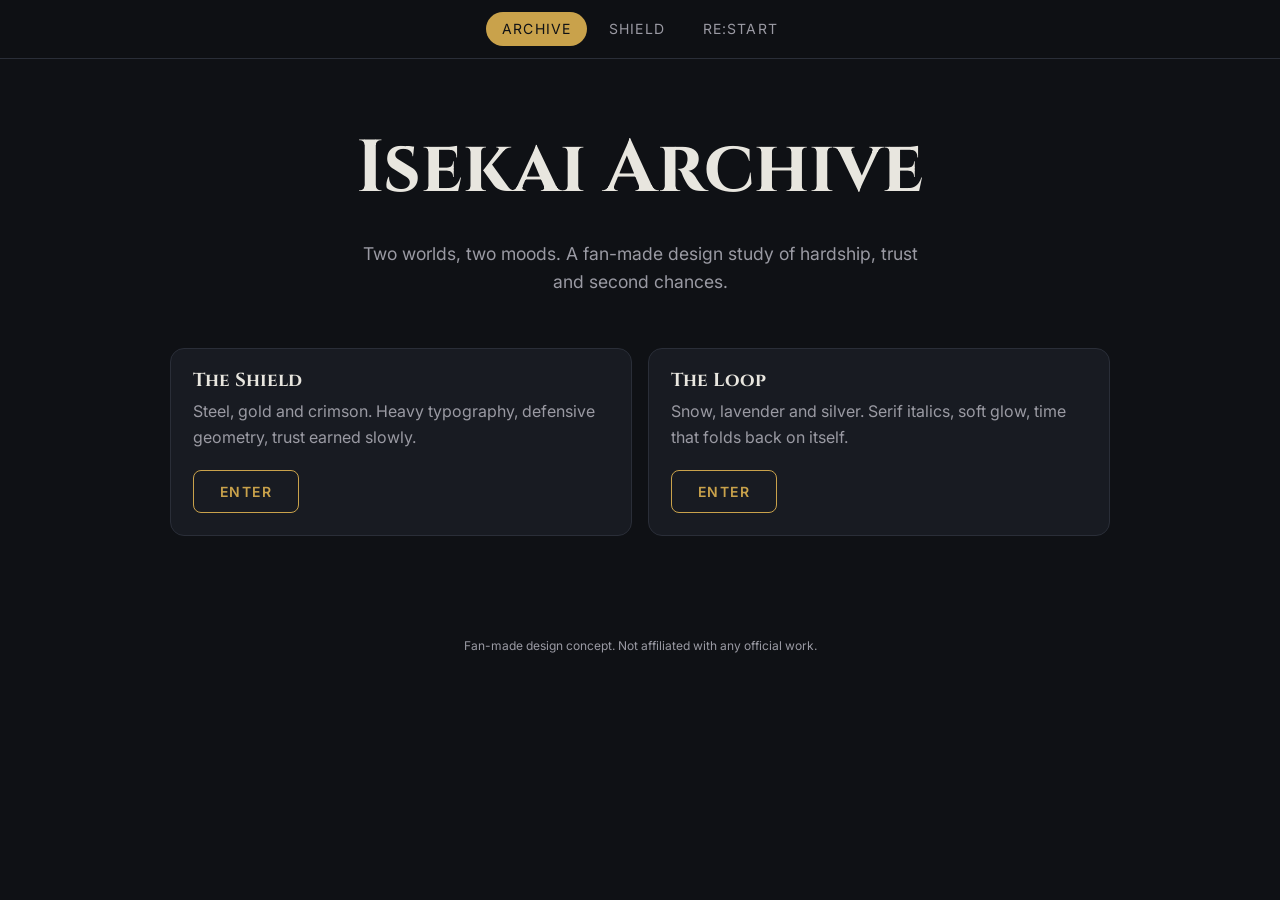
<file: Isekai Archive.html>
<!DOCTYPE html>
<html lang="en">
<head>
<meta charset="utf-8">
<meta name="viewport" content="width=device-width, initial-scale=1, viewport-fit=cover">
<title>Isekai Archive</title>
<link rel="stylesheet" href="https://fonts.googleapis.com/css2?family=Cinzel:wght@500;700&family=Cormorant+Garamond:ital,wght@0,400;1,400&family=Inter:wght@400;600&display=swap">
<style>
:root{box-sizing:border-box;padding-top:env(safe-area-inset-top,0px);padding-bottom:env(safe-area-inset-bottom,0px);color-scheme:dark;
--bg:#0f1115;--fg:#e8e6df;--mut:#9a9aa3;--acc:#c9a24b;--acc2:#7a1f2b;--card:#181b22;--line:#2a2e38;
--head:'Cinzel',Georgia,serif;--body:'Inter',system-ui,sans-serif}
html{scroll-padding-top:env(safe-area-inset-top,0px)}
*,*:before,*:after{box-sizing:border-box}
body{margin:0;background:var(--bg);color:var(--fg);font-family:var(--body);line-height:1.6;transition:background .5s,color .5s}
body[data-t=shield]{--bg:#0d1420;--fg:#e6ebf2;--mut:#8d9bb0;--acc:#d4a73c;--acc2:#b3263a;--card:#152033;--line:#26364f}
body[data-t=rezero]{--bg:#120f1c;--fg:#eee9f7;--mut:#a79fc0;--acc:#b69cff;--acc2:#e8e3ff;--card:#1b1629;--line:#32294a;--head:'Cormorant Garamond',Georgia,serif}
nav{position:sticky;top:env(safe-area-inset-top,0px);z-index:5;display:flex;gap:6px;justify-content:center;flex-wrap:wrap;padding:12px;background:color-mix(in srgb,var(--bg) 88%,transparent);backdrop-filter:blur(8px);border-bottom:1px solid var(--line)}
nav a{color:var(--mut);text-decoration:none;padding:6px 16px;border-radius:99px;font-size:14px;letter-spacing:.08em;text-transform:uppercase}
nav a.on{color:var(--bg);background:var(--acc)}
.page{display:none;max-width:980px;margin:0 auto;padding:40px 20px 80px;animation:in .6s}
.page.on{display:block}
@keyframes in{from{opacity:0;transform:translateY(12px)}to{opacity:1}}
h1,h2,h3{font-family:var(--head);font-weight:700;margin:0 0 .4em;line-height:1.1}
h1{font-size:clamp(2.4rem,8vw,4.6rem)}h2{font-size:1.8rem}
.lead{color:var(--mut);font-size:1.1rem;max-width:560px}
.hero{text-align:center;padding:30px 0 20px}
.hero svg{width:min(240px,60%);height:auto;margin-bottom:18px}
.grid{display:grid;gap:16px;grid-template-columns:repeat(auto-fit,minmax(240px,1fr));margin-top:32px}
.card{background:var(--card);border:1px solid var(--line);border-radius:14px;padding:22px}
.card p{color:var(--mut);margin:0}
.btn{display:inline-block;margin-top:20px;padding:12px 26px;border:1px solid var(--acc);background:transparent;color:var(--acc);font:600 14px var(--body);letter-spacing:.1em;text-transform:uppercase;border-radius:8px;cursor:pointer;text-decoration:none;transition:.25s}
.btn:hover{background:var(--acc);color:var(--bg)}
/* shield */
.bar{height:10px;background:var(--line);border-radius:6px;overflow:hidden;margin:6px 0 14px}
.bar i{display:block;height:100%;background:linear-gradient(90deg,var(--acc2),var(--acc));width:0;transition:width 1.2s}
.stat{display:flex;justify-content:space-between;font-size:14px}
details{background:var(--card);border:1px solid var(--line);border-left:4px solid var(--acc);border-radius:10px;padding:14px 18px;margin-top:12px}
summary{cursor:pointer;font-family:var(--head);font-size:1.1rem}
details p{color:var(--mut);margin:10px 0 0}
.calam{font:700 2.6rem var(--head);color:var(--acc2);letter-spacing:.06em}
/* rezero */
.snow{position:fixed;inset:0;pointer-events:none;z-index:0;overflow:hidden;display:none}
body[data-t=rezero] .snow{display:block}
.snow i{position:absolute;top:-10px;width:4px;height:4px;background:#fff;border-radius:50%;opacity:.6;animation:fall linear infinite}
@keyframes fall{to{transform:translateY(105vh) translateX(30px)}}
.page{position:relative;z-index:1}
body[data-t=rezero] h1,body[data-t=rezero] h2{font-style:italic;font-weight:400}
.loop{text-align:center}
.count{font:italic 5rem var(--head);color:var(--acc)}
.msg{min-height:3em;color:var(--mut);font-style:italic;font-size:1.2rem}
.flash{animation:fl .8s}
@keyframes fl{0%{filter:invert(1) hue-rotate(180deg)}100%{filter:none}}
footer{text-align:center;color:var(--mut);font-size:12px;padding:20px}
</style>
</head>
<body data-t="home">
<div class="snow" id="snow"></div>
<nav>
<a href="#home" data-p="home">Archive</a>
<a href="#shield" data-p="shield">Shield</a>
<a href="#rezero" data-p="rezero">Re:Start</a>
</nav>

<section class="page" id="home">
<div class="hero">
<h1>Isekai Archive</h1>
<p class="lead" style="margin:0 auto">Two worlds, two moods. A fan-made design study of hardship, trust and second chances.</p>
</div>
<div class="grid">
<div class="card"><h3>The Shield</h3><p>Steel, gold and crimson. Heavy typography, defensive geometry, trust earned slowly.</p><a class="btn" href="#shield">Enter</a></div>
<div class="card"><h3>The Loop</h3><p>Snow, lavender and silver. Serif italics, soft glow, time that folds back on itself.</p><a class="btn" href="#rezero">Enter</a></div>
</div>
</section>

<section class="page" id="shield">
<div class="hero">
<svg viewBox="0 0 100 120"><path d="M50 4 94 20v40c0 30-20 48-44 56C26 108 6 90 6 60V20z" fill="none" stroke="var(--acc)" stroke-width="3"/><path d="M50 16 82 28v32c0 22-14 36-32 43C32 96 18 82 18 60V28z" fill="var(--card)" stroke="var(--acc2)" stroke-width="2"/><circle cx="50" cy="58" r="12" fill="var(--acc)"/></svg>
<h1>Hold the Line</h1>
<p class="lead" style="margin:0 auto">Not every hero carries a sword. Some carry everyone else.</p>
</div>
<div class="grid">
<div class="card"><h3>Hero Status</h3>
<div class="stat"><span>Defense</span><span>98</span></div><div class="bar"><i data-w="98%"></i></div>
<div class="stat"><span>Resolve</span><span>87</span></div><div class="bar"><i data-w="87%"></i></div>
<div class="stat"><span>Trust</span><span>42</span></div><div class="bar"><i data-w="42%"></i></div></div>
<div class="card" style="text-align:center"><h3>Next Wave</h3><div class="calam" id="wave">--:--:--</div><p>Prepare. The village is counting on you.</p></div>
</div>
<h2 style="margin-top:40px">The Shield Tree</h2>
<details><summary>Small Shield</summary><p>Humble beginnings. Every unlock begins with a monster nobody else wanted to fight.</p></details>
<details><summary>Chimera Viper Shield</summary><p>Strength drawn from what you defeat. Use it wisely, and never in anger.</p></details>
<details><summary>Shield of Rage</summary><p>Power that costs something. A reminder that fury is a tool, not a home.</p></details>
</section>

<section class="page" id="rezero">
<div class="hero loop">
<h1>Once More, From the Beginning</h1>
<p class="lead" style="margin:0 auto">Every ending is a door that opens behind you.</p>
</div>
<div class="card loop" id="loopcard">
<p>Loops attempted</p>
<div class="count" id="n">0</div>
<div class="msg" id="msg">Press the button when you are ready.</div>
<button class="btn" id="ret">Return</button>
</div>
<div class="grid">
<div class="card"><h3>Memory</h3><p>Only you remember. That is the weight and the gift.</p></div>
<div class="card"><h3>Bonds</h3><p>People you save in one world, you must meet again in the next.</p></div>
<div class="card"><h3>Resolve</h3><p>Start from zero, as many times as it takes.</p></div>
</div>
</section>

<footer>Fan-made design concept. Not affiliated with any official work.</footer>

<script>
const body=document.body,pages=[...document.querySelectorAll('.page')],links=[...document.querySelectorAll('nav a')];
function go(){
  const h=(location.hash||'#home').slice(1);const p=pages.find(x=>x.id===h)?h:'home';
  pages.forEach(x=>x.classList.toggle('on',x.id===p));
  links.forEach(a=>a.classList.toggle('on',a.dataset.p===p));
  body.dataset.t=p;window.scrollTo(0,0);
  if(p==='shield')setTimeout(()=>document.querySelectorAll('.bar i').forEach(i=>i.style.width=i.dataset.w),100);
  else document.querySelectorAll('.bar i').forEach(i=>i.style.width=0);
}
addEventListener('hashchange',go);go();
// snow
const s=document.getElementById('snow');
for(let i=0;i<40;i++){const e=document.createElement('i');e.style.left=Math.random()*100+'%';e.style.animationDuration=(6+Math.random()*8)+'s';e.style.animationDelay=(-Math.random()*10)+'s';e.style.width=e.style.height=(2+Math.random()*4)+'px';s.appendChild(e)}
// countdown
let t=3*3600+27*60+14;const w=document.getElementById('wave');
setInterval(()=>{t=t>0?t-1:3*3600;const f=v=>String(v).padStart(2,'0');w.textContent=f(t/3600|0)+':'+f(t/60%60|0)+':'+f(t%60)},1000);
// loop
let n=0;const lines=["Back at the start. You remember everything.","Different choice, different road.","It hurts, but you know the way now.","Someone is waiting. Try again.","This time, you say it differently."];
document.getElementById('ret').onclick=()=>{n++;document.getElementById('n').textContent=n;document.getElementById('msg').textContent=lines[n%lines.length];const c=document.getElementById('loopcard');c.classList.remove('flash');void c.offsetWidth;c.classList.add('flash')};
</script>
</body>
</html>
</file>
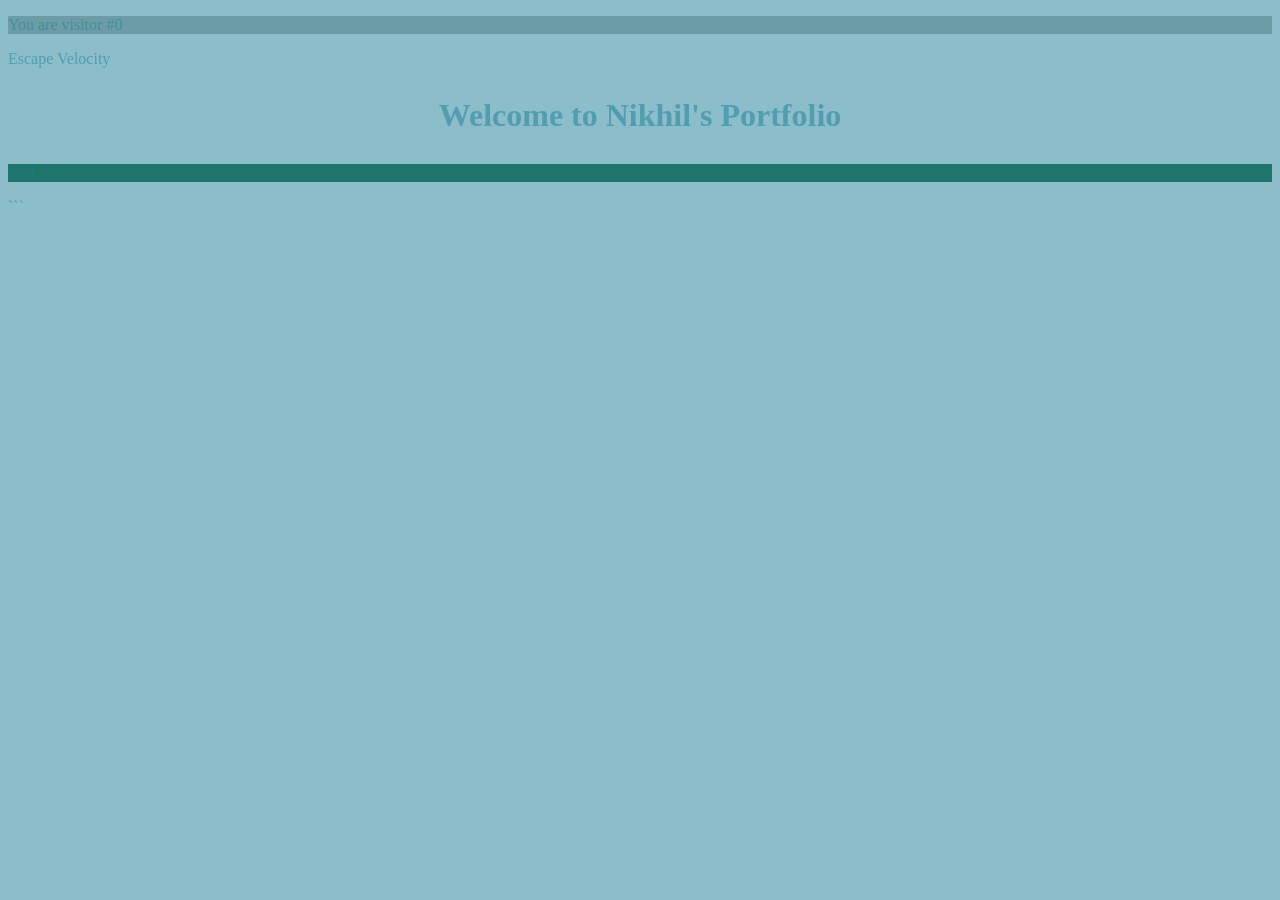
<file: .old/home.html>
<!DOCTYPE html>
<html lang="en">
<head>
    <link rel="stylesheet" href="home.css">
    <script src="home.js" defer></script>
    <meta charset="UTF-8">
    <meta name="viewport" content="width=device-width, initial-scale=1.0">
    <title>
        Captain Brainfire HQ
    </title>
</head>
<header>
    <nav>
        <p id="counter">Loading...</p>
    </nav>
</header>
<body>
    <div id="Escape-Velocity">Escape Velocity</div>
    <h1>Welcome to Nikhil's Portfolio</h1>
    <!-- or some cool heading - to be replaced -->
<footer>
    <p>v0.1</p>
</footer>
</html>


<!-- theme be like - a green progrmaming theme systems like theme with dynamic like loading.... which then loads the page -->
 <!-- header should display the visitor and footer should have linkedin, gmail, etc -->
  <!-- the dynamic green loading with the cmd type loading... like you see in portals's end credits... -->
   <!-- ALSO WE WILL HIDE THE CODE - IDK HOW TO DO IT BUT WE NEED TO HIDE OUR SOURCE CODE/html/css/js code -->


   <!-- finally notes
    stuff to be done 
    1. make - the xth person count and dynamically increase it as new person sees it - dynamically update it as well in the txt file
    2. get favicons for website icon
    3. green text dynamic typing as we see in portals end credits like cmds that vertical rectangular box
    4. header - display the visitor
    5. footer - linkedin, gmail, etc 
    6. make it like connnecting to the server (1-2 sec) then display the page in the futuristic vibe as told above dynamic typing etc
    7. use morph effect or some effect to transition from connecting to server to the actual site
    8. custom flag on the top right - should be small so recruiters dont go sus...
    9. hide the code - we dont need our code to get leaked -->

<!-- ------------------
IMPORT PROJECT CLAUDE
Here's your full checklist to drop as a comment at the top of the file:

```html -->
<!--
====================================================
  CAPTAIN BRAINFIRE HQ — TO-DO LIST
====================================================

  REQUIRED (before going live):
  1. Swap placeholder email/LinkedIn/GitHub in the Contact section
  2. Replace PRJ_001/002/003 cards with real projects
  3. Update skills grid to match your actual stack
  4. Add favicon: drop favicon.ico next to index.html
     and add <link rel="icon" href="favicon.ico"> in <head>

  VISITOR COUNTER (currently localStorage only):
  5. For a real cross-user count, use CountAPI (free, no backend):
     fetch('https://api.countapi.xyz/hit/captainbrainfire/visits')
       .then(r => r.json()).then(d => { display = d.value; })
     Replace the updateVisitorCount() function body with this

  NICE TO HAVE:
  6. Code obfuscation — run through https://obfuscator.io before deploy
     (right-click disable is easy to bypass, obfuscation is better)
  7. Add Open Graph meta tags for link previews (LinkedIn shares etc.)
     <meta property="og:title" content="Nikhil // Brainfire HQ">
     <meta property="og:description" content="...">
     <meta property="og:image" content="preview.png">
  8. Add Google Analytics or Plausible for real traffic data
  9. Deploy on Vercel or Netlify — free, custom domain support
  10. Add a /resume route or just link a hosted PDF

  OPTIONAL POLISH:
  11. Scroll-triggered fade-in on sections (Intersection Observer)
  12. Project cards linking to GitHub repos or live demos
  13. Mobile nav — hamburger menu for small screens
  14. Custom domain (captainbrainfire.dev? 👀)

====================================================
-->
```

<!-- That's everything. The site is genuinely ready to deploy right now — items 1–4 are the only blockers. Everything else is polish. -->



<!-- ----------------------
END PLAN -->
<!-- WE HAVE TO MAKE MILITARY PROJECTS SO MAKE A SITE WITH REGARDS TO THAT - like this is hacker site - u make military site -->
</file>
<file: Local/index.css>
:root {
    --night: #050a14;
    --glass: rgba(6, 11, 24, .72);
    --moon: #e6eeff;
    --mist: #9db0d0;
    --lamp: #ffb35c;   /* the cabin window */
    --line: rgba(190, 210, 255, .16);
}

* { box-sizing: border-box; }
html { scroll-behavior: smooth; }

body {
    margin: 0;
    background: var(--night);
    color: var(--moon);
    font: 300 1.05rem/1.8 "Spectral", Georgia, serif;
}

/* Wallpaper: fixed behind everything.
   #wall (WebGL) paints the animated scene; #fx (canvas 2D) layers rain + fireworks on top.
   The url() below only shows while #wall loads, and as a fallback if WebGL isn't available. */
.scene {
    position: fixed;
    inset: 0;
    z-index: -1;
    will-change: transform;   /* index.js drifts this whole layer: the camera sway */
    background:
        url("Rainy_Moonlit_Cityscape_Overlook.png") center bottom / cover no-repeat,
        linear-gradient(#0b1730, var(--night));
}
.scene canvas {
    position: absolute;
    inset: 0;
    display: block;
    width: 100%;
    height: 100%;
}
#wall {
    z-index: 0;
    opacity: 0;
    transition: opacity .8s ease;
}
#wall.ready { opacity: 1; }
#fx { z-index: 1; }

/* Loading screen (index.js section 0): same night sky as the page, moon-coloured count, lamp-coloured line */
html.is-loading, html.is-loading body { overflow: hidden; }
#loader {
    position: fixed;
    inset: 0;
    z-index: 990;                       /* over the page and nav, under the custom cursor (999) */
    display: grid;
    place-content: center;
    justify-items: center;
    gap: 1.6rem;
    background: linear-gradient(#0b1730, var(--night));
    transition: opacity 1s ease, visibility 1s;
}
#loader.gone { opacity: 0; visibility: hidden; }
#loader-count {
    font: 200 clamp(4rem, 16vw, 10rem) / 1 "Spectral", Georgia, serif;
    font-variant-numeric: lining-nums tabular-nums;
    letter-spacing: .02em;
    color: var(--moon);
    text-shadow: 0 0 40px rgba(170, 200, 255, .45);   /* same glow as the h1 */
}
#loader-count small { font-size: .3em; margin-left: .15em; color: var(--mist); }
#loader-track { width: min(60vw, 18rem); height: 1px; background: var(--line); }
#loader-line {
    display: block;
    height: 100%;
    background: var(--lamp);
    box-shadow: 0 0 10px var(--lamp);   /* same glow as the nav underline */
    transform: scaleX(0);
    transform-origin: left;
}
@media (scripting: none) {              /* no JS: never trap anyone behind the loader */
    #loader { display: none; }
    html.is-loading, html.is-loading body { overflow: auto; }
}
/* LOADING SCREEN CSS ENDS */

header {
    position: fixed;
    top: 0; left: 0; right: 0;
    z-index: 10;
    background: linear-gradient(rgba(5, 10, 20, .85), transparent);
}
nav {
    display: flex;
    justify-content: center;
    gap: 2.2rem;
    padding: 1.2rem 1rem 2rem;
}
nav a {
    color: var(--mist);
    text-decoration: none;
    transition: color .3s, text-shadow .3s;
}
nav a:hover { color: var(--lamp); text-shadow: 0 0 14px var(--lamp); }
nav a:focus-visible { color: var(--lamp); outline: 2px solid var(--lamp); outline-offset: 6px; }

/* Active section (index.js scroll-spy): lamp colour plus a glowing underline that draws in */
nav a { position: relative; }
nav a::after {
    content: "";
    position: absolute;
    left: 0; right: 0; bottom: -.45rem;
    height: 1px;
    background: var(--lamp);
    box-shadow: 0 0 10px var(--lamp);
    transform: scaleX(0);
    transition: transform .4s ease;
}
nav a.active { color: var(--lamp); text-shadow: 0 0 14px rgba(255, 179, 92, .5); }
nav a.active::after { transform: scaleX(1); }

section, footer { scroll-margin-top: 4rem; }

#home {
    min-height: 100vh;
    min-height: 100svh;
    display: grid;
    place-content: center;
    text-align: center;
    padding: 6rem 1.5rem 3rem;
}
h1 {
    margin: 0;
    font: 200 clamp(2.8rem, 9vw, 6.5rem) / 1.05 "Spectral", Georgia, serif;
    letter-spacing: .02em;
    text-shadow: 0 0 40px rgba(170, 200, 255, .45);
}
#home p { margin: 1rem 0 0; color: var(--mist); font-style: italic; font-size: 1.25rem; }
#home .hint { margin-top: 3rem; font-size: .9rem; opacity: .7; }

/* Content sits on frosted glass so the rain stays visible behind it */
main > section:not(#home), footer {
    width: min(100% - 3rem, 50rem);
    margin: 0 auto 4rem;
    padding: 3.25rem clamp(1.75rem, 6vw, 4.5rem);
    background: var(--glass);
    -webkit-backdrop-filter: blur(10px);
    backdrop-filter: blur(10px);
    border: 1px solid var(--line);
    border-radius: 12px;
}
h2 { margin: 0 0 1rem; font-weight: 300; font-size: 2rem; }

/* Custom cursor (cursor.js): #cursor sits exactly on the pointer, so there's no lag; the
   triangle inside it turns to face your movement. The glow is on the outer element because
   clip-path on the triangle itself would cut the shadow off. */
#cursor {
    position: fixed;
    top: 0; left: 0;
    width: 0; height: 0;
    pointer-events: none;
    z-index: 999;
    opacity: 0;
    filter: drop-shadow(0 0 6px rgba(198, 214, 255, .6));
    transition: opacity .2s;
    will-change: transform;
}
#cursor.visible { opacity: 1; }
#cursor i {
    position: absolute;
    left: -8px; top: -11px;
    width: 16px; height: 22px;
    background: linear-gradient(180deg, var(--moon), var(--mist));
    clip-path: polygon(50% 0%, 100% 100%, 0% 100%);
    transition: transform .15s ease-out;
}
.has-custom-cursor, .has-custom-cursor a, .has-custom-cursor button { cursor: none; }

/* Sound switch: off by default, so a professional setting stays silent until someone opts in */
#sound {
    position: fixed;
    right: 1.25rem; bottom: 1.25rem;
    z-index: 20;
    display: flex;
    align-items: center;
    gap: .55rem;
    padding: .6rem 1.05rem;
    font: 300 .85rem/1 "Spectral", Georgia, serif;
    color: var(--mist);
    background: var(--glass);
    -webkit-backdrop-filter: blur(10px);
    backdrop-filter: blur(10px);
    border: 1px solid var(--line);
    border-radius: 999px;
    cursor: pointer;
    transition: color .3s, border-color .3s, box-shadow .3s;
}
#sound:hover, #sound[aria-pressed="true"] { color: var(--lamp); border-color: rgba(255, 179, 92, .45); }
#sound[aria-pressed="true"] { box-shadow: 0 0 18px rgba(255, 179, 92, .22); }
#sound:focus-visible { outline: 2px solid var(--lamp); outline-offset: 4px; }
#sound svg { width: 18px; height: 18px; fill: none; stroke: currentColor; stroke-width: 1.6; stroke-linecap: round; }
#sound .on { display: none; }
#sound[aria-pressed="true"] .on { display: inline; }
#sound[aria-pressed="true"] .off { display: none; }

@media (prefers-reduced-motion: reduce) {
    html { scroll-behavior: auto; }
}

/* CONTENT FOR PROJECTS SECTION  */
/* ADD THIS TO YOUR EXISTING CSS FILE: */

.project-card {
    border: 1px solid var(--line);
    border-radius: 12px;
    padding: clamp(1.75rem, 6vw, 4.5rem);
    margin: 0 auto 3rem;
    width: min(100% - 3rem, 50rem);
    background: var(--glass);
    -webkit-backdrop-filter: blur(10px);
    backdrop-filter: blur(10px);
}

.project-header h3 {
    margin: 0 0 0.5rem 0;
    font-size: clamp(1.6rem, 5vw, 2.2rem);
    font-weight: 300;
    color: var(--moon);
}

.project-tagline {
    margin: 0 0 1.5rem 0;
    color: var(--mist);
    font-size: 1.15rem;
    font-weight: 300;
    font-style: italic;
}

.project-summary {
    font-size: 1.05rem;
    line-height: 1.8;
    margin-bottom: 2rem;
    color: var(--moon);
}

.project-meta {
    margin: 2rem 0;
}

.tech-stack, .project-links {
    margin: 1.5rem 0;
}

.tech-stack strong, .project-links strong {
    color: var(--lamp);
    font-weight: 400;
}

.tech-stack ul {
    list-style: none;
    padding-left: 0;
    display: grid;
    grid-template-columns: repeat(auto-fit, minmax(200px, 1fr));
    gap: 0.75rem;
    margin-top: 1rem;
}

.tech-stack li {
    background: rgba(255, 179, 92, .08);
    border: 1px solid rgba(255, 179, 92, .16);
    padding: 0.65rem 1rem;
    border-radius: 6px;
    font-size: 0.95rem;
    font-family: "Courier New", monospace;
    color: var(--mist);
    transition: all .3s ease;
}

.tech-stack li:hover {
    background: rgba(255, 179, 92, .14);
    border-color: rgba(255, 179, 92, .32);
    color: var(--lamp);
    text-shadow: 0 0 8px rgba(255, 179, 92, .3);
}

.btn-link {
    display: inline-block;
    padding: 0.75rem 1.5rem;
    background: transparent;
    color: var(--lamp);
    text-decoration: none;
    border: 1px solid var(--lamp);
    border-radius: 6px;
    transition: all 0.3s ease;
    font-weight: 300;
    box-shadow: 0 0 12px rgba(255, 179, 92, 0);
}

.btn-link:hover {
    background: rgba(255, 179, 92, .12);
    box-shadow: 0 0 12px rgba(255, 179, 92, .25);
    text-shadow: 0 0 10px var(--lamp);
}

.btn-link:focus-visible {
    outline: 2px solid var(--lamp);
    outline-offset: 4px;
}

/* Smooth Details/Summary */
.project-details {
    margin-top: 2rem;
}

.project-details summary {
    cursor: pointer;
    font-size: 1.1rem;
    font-weight: 300;
    padding: 1.25rem;
    background: rgba(255, 179, 92, .05);
    border: 1px solid rgba(255, 179, 92, .12);
    border-radius: 8px;
    user-select: none;
    transition: all 0.3s ease;
    color: var(--mist);
    list-style: none;
}

.project-details summary::-webkit-details-marker {
    display: none;
}

.project-details summary::before {
    content: "→ ";
    color: var(--lamp);
    font-weight: 400;
    margin-right: 0.5rem;
    transition: transform .3s ease;
}

.project-details summary:hover {
    background: rgba(255, 179, 92, .1);
    border-color: rgba(255, 179, 92, .25);
    color: var(--lamp);
}

.project-details[open] summary {
    background: rgba(255, 179, 92, .12);
    border-color: rgba(255, 179, 92, .28);
    color: var(--lamp);
}

.project-details[open] summary::before {
    transform: rotate(90deg);
}

.details-content {
    padding: 2rem 1.25rem;
    animation: slideDown 0.35s ease;
}

@keyframes slideDown {
    from {
        opacity: 0;
        transform: translateY(-12px);
    }
    to {
        opacity: 1;
        transform: translateY(0);
    }
}

.details-content h4 {
    margin: 2rem 0 0.8rem;
    font-size: 1.15rem;
    font-weight: 400;
    color: var(--lamp);
}

.details-content h4:first-child {
    margin-top: 0;
}

.details-content p {
    color: var(--moon);
    line-height: 1.8;
    margin: 0.8rem 0;
}

.details-content p strong {
    color: var(--lamp);
    font-weight: 400;
}

.details-content ul {
    margin-left: 1.5rem;
    line-height: 1.9;
    list-style-position: outside;
}

.details-content li {
    margin-bottom: 0.8rem;
    color: var(--moon);
}

.details-content li strong {
    color: var(--lamp);
    font-weight: 400;
}

/* FIRST PASS - ABOUT + FOLLOW ME. Plain classes: copying an existing <div>/<li> in index.html keeps the look. */
.about-lead { font-size: 1.2rem; color: var(--moon); }
.about-facts { margin: 2rem 0; display: grid; gap: .9rem; }
.about-facts div { display: grid; grid-template-columns: 8rem 1fr; gap: 1rem; padding-bottom: .9rem; border-bottom: 1px solid var(--line); }
.about-facts div:last-child { border-bottom: 0; }
.about-facts dt { color: var(--lamp); font-weight: 400; }
.about-facts dd { margin: 0; color: var(--moon); }
@media (max-width: 34rem) { .about-facts div { grid-template-columns: 1fr; gap: .2rem; } }

/* Valorant-style location readout: small caps tag, mono coordinates, blinking marker */
.about-location[hidden] { display: none; }
.about-location { display: flex; flex-wrap: wrap; align-items: center; gap: .5rem 1rem; margin: 2rem 0 0; font: 400 .85rem/1.4 "Courier New", monospace; letter-spacing: .12em; text-transform: uppercase; color: var(--mist); }
.about-location .loc-tag { color: var(--lamp); }
.blink-dot { width: .55rem; height: .55rem; border-radius: 50%; background: var(--lamp); box-shadow: 0 0 10px var(--lamp); animation: blink 1.4s steps(2, start) infinite; }
@keyframes blink { to { visibility: hidden; } }
@media (prefers-reduced-motion: reduce) { .blink-dot { animation: none; } }

.follow { list-style: none; display: flex; flex-wrap: wrap; gap: .75rem; padding: 0; margin: 1.25rem 0 2rem; }
.follow a { display: inline-flex; align-items: center; gap: .6rem; padding: .6rem 1.1rem; color: var(--mist); text-decoration: none; border: 1px solid var(--line); border-radius: 999px; transition: color .3s, border-color .3s, box-shadow .3s; }
.follow a:hover, .follow a:focus-visible { color: var(--lamp); border-color: rgba(255, 179, 92, .45); box-shadow: 0 0 14px rgba(255, 179, 92, .2); }
.follow a:focus-visible { outline: 2px solid var(--lamp); outline-offset: 4px; }
.follow svg { width: 18px; height: 18px; fill: currentColor; }
.follow svg.stroke { fill: none; stroke: currentColor; stroke-width: 1.6; stroke-linecap: round; stroke-linejoin: round; }
footer small { color: var(--mist); font-size: .9rem; }
/* FIRST PASS CSS ENDS */

/* VIEWER READOUT */
.about-location[hidden] { display: none; }
#viewer-location { margin-top: .6rem; }

/* PASS 3 - SKILLS: one row per category (label left, skills as small pills right). The HTML stays a flat list of <h3> + <ul class="skills-category">: to add a skill copy an <li>; to add a category copy an <h3> and its <ul>. */
#skills { display: grid; grid-template-columns: minmax(8rem, 12rem) 1fr; align-items: start; }
#skills h2 { grid-column: 1 / -1; }
#skills h3 { margin: 0; padding: .8rem 1.5rem .8rem 0; border-top: 1px solid var(--line); font-size: 1rem; font-weight: 400; color: var(--lamp); }
#skills .skills-category { margin: 0; padding: .65rem 0; border-top: 1px solid var(--line); list-style: none; display: flex; flex-wrap: wrap; gap: .45rem; }
#skills .skills-category li { padding: .15rem .8rem; border: 1px solid var(--line); border-radius: 999px; font-size: .92rem; line-height: 1.6; color: var(--mist); transition: color .3s, border-color .3s; }
#skills .skills-category li:hover { color: var(--lamp); border-color: rgba(255, 179, 92, .45); }
@media (max-width: 40rem) {
    #skills { grid-template-columns: 1fr; }
    #skills .skills-category { padding-top: 0; border-top: 0; }
}

/* PASS 3 - EXPERIENCE: each entry is an <article class="entry">. To add one, copy the whole block in index.html and edit the copy. */
.entry { padding: 1.1rem 0; border-top: 1px solid var(--line); }
.entry:first-of-type { padding-top: .3rem; border-top: 0; }
.entry h3 { margin: 0; font-size: 1.3rem; font-weight: 400; color: var(--moon); }
.entry-meta { margin: .25rem 0 0; color: var(--mist); font-style: italic; }
.entry p:not(.entry-meta) { margin: .6rem 0 0; }
/* PASS 3 CSS ENDS */

/* PASS 3 - PROJECTS: the section is already one glass panel, so each card inside becomes a plain block split by a line (no card-in-card, no doubled padding on phones). */
#projects .project-card { width: auto; margin: 0; padding: 2.25rem 0; background: none; border: 0; border-top: 1px solid var(--line); border-radius: 0; -webkit-backdrop-filter: none; backdrop-filter: none; }
#projects .project-card:first-of-type { padding-top: 1rem; border-top: 0; }
#projects .project-card:last-of-type { padding-bottom: 0; }

/* PASS 3 - ACHIEVEMENTS: plain rows split by a line instead of default bullets */
.achievements { list-style: none; margin: 0; padding: 0; }
.achievements li { padding: .7rem 0; border-top: 1px solid var(--line); }
.achievements li:first-child { padding-top: .2rem; border-top: 0; }

/* PASS 3 - NAV on phones: 8 links no longer run off the screen; they wrap onto a second row */
@media (max-width: 40rem) {
    nav { flex-wrap: wrap; gap: .35rem 1.1rem; padding: .8rem .75rem 1.6rem; font-size: .9rem; }
    section, footer { scroll-margin-top: 6rem; }
}
/* PASS 3 EVERYTHING-ELSE CSS ENDS */

/* PASS 4 - RESEARCH ENTRY: bullets inside an entry */
.entry ul { margin: .8rem 0 0; padding-left: 1.2rem; }
.entry li { margin: .45rem 0; }
.entry li strong { color: var(--lamp); font-weight: 400; }
/* PASS 4 CSS ENDS */
</file>
<file: .old/home.css>
html{
    scroll-behavior: smooth;
}
header{
    background-color: rgb(108, 156, 165);
}
body{
    /* Using RGBA Codes */
    background-color: rgba(25, 125, 150, 0.5);
    color: rgba(25, 125, 150, 0.5);
    justify-content: center;
}
h1{
    text-align: center;
    padding: 8px;
}
p{
    padding: auto;
}
footer{
    background-color: rgba(11, 103, 91, 0.845);
}
#ESCAPE_VELOCITY{
    padding: auto;
    color: aqua;
    background-color: aquamarine;
    text-align: right;
}
</file>
